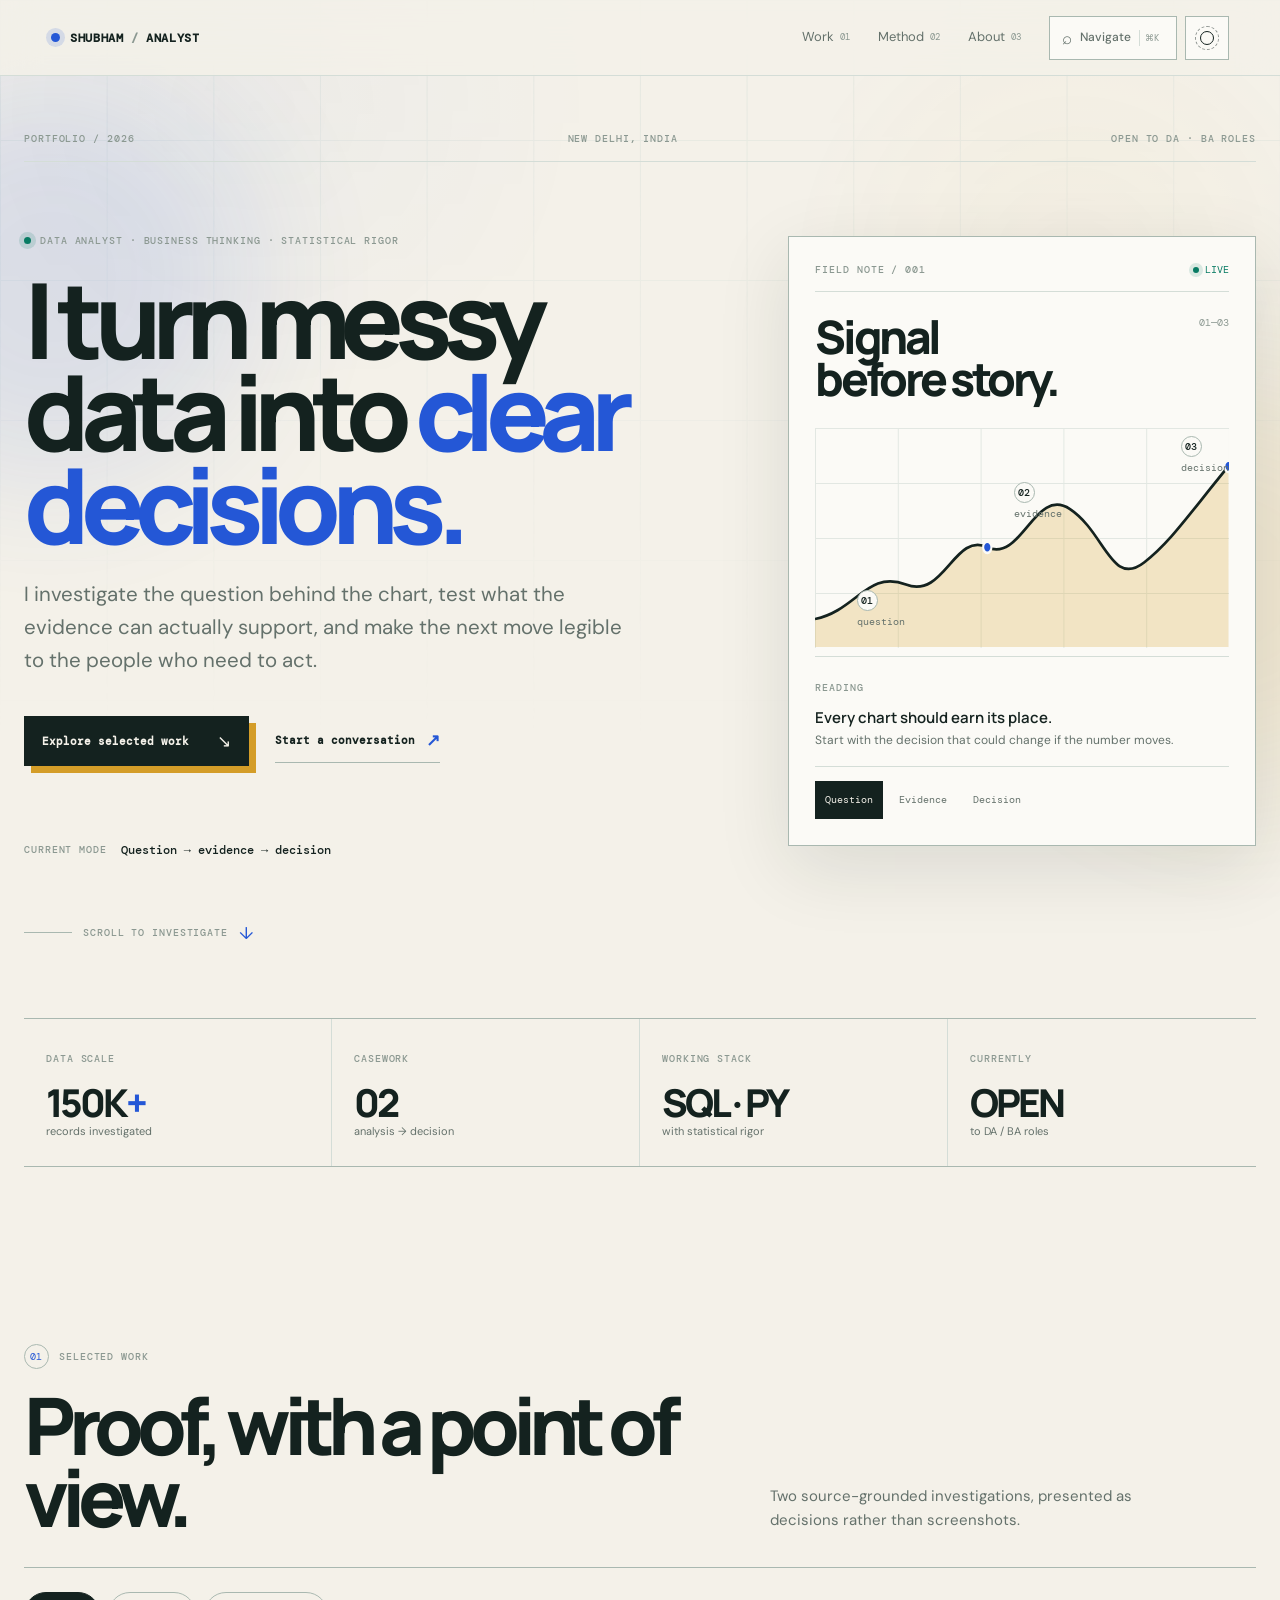
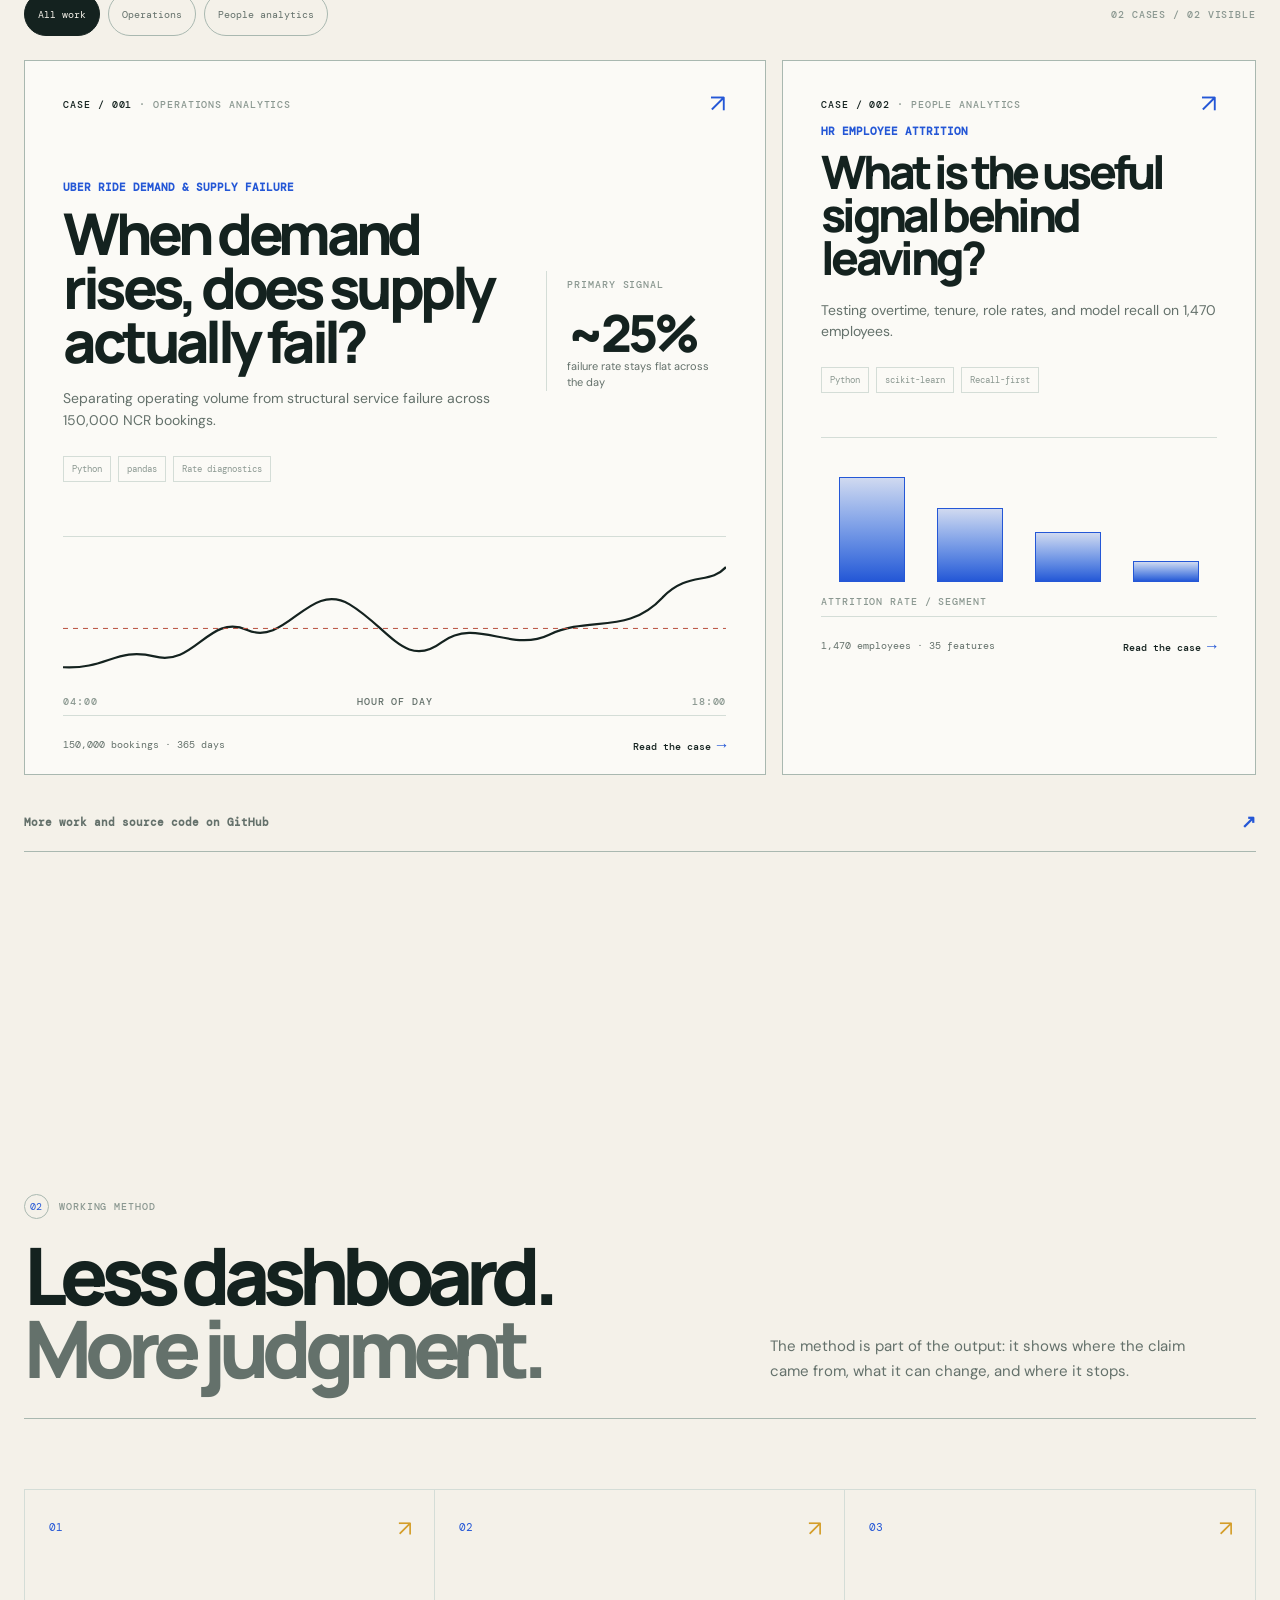
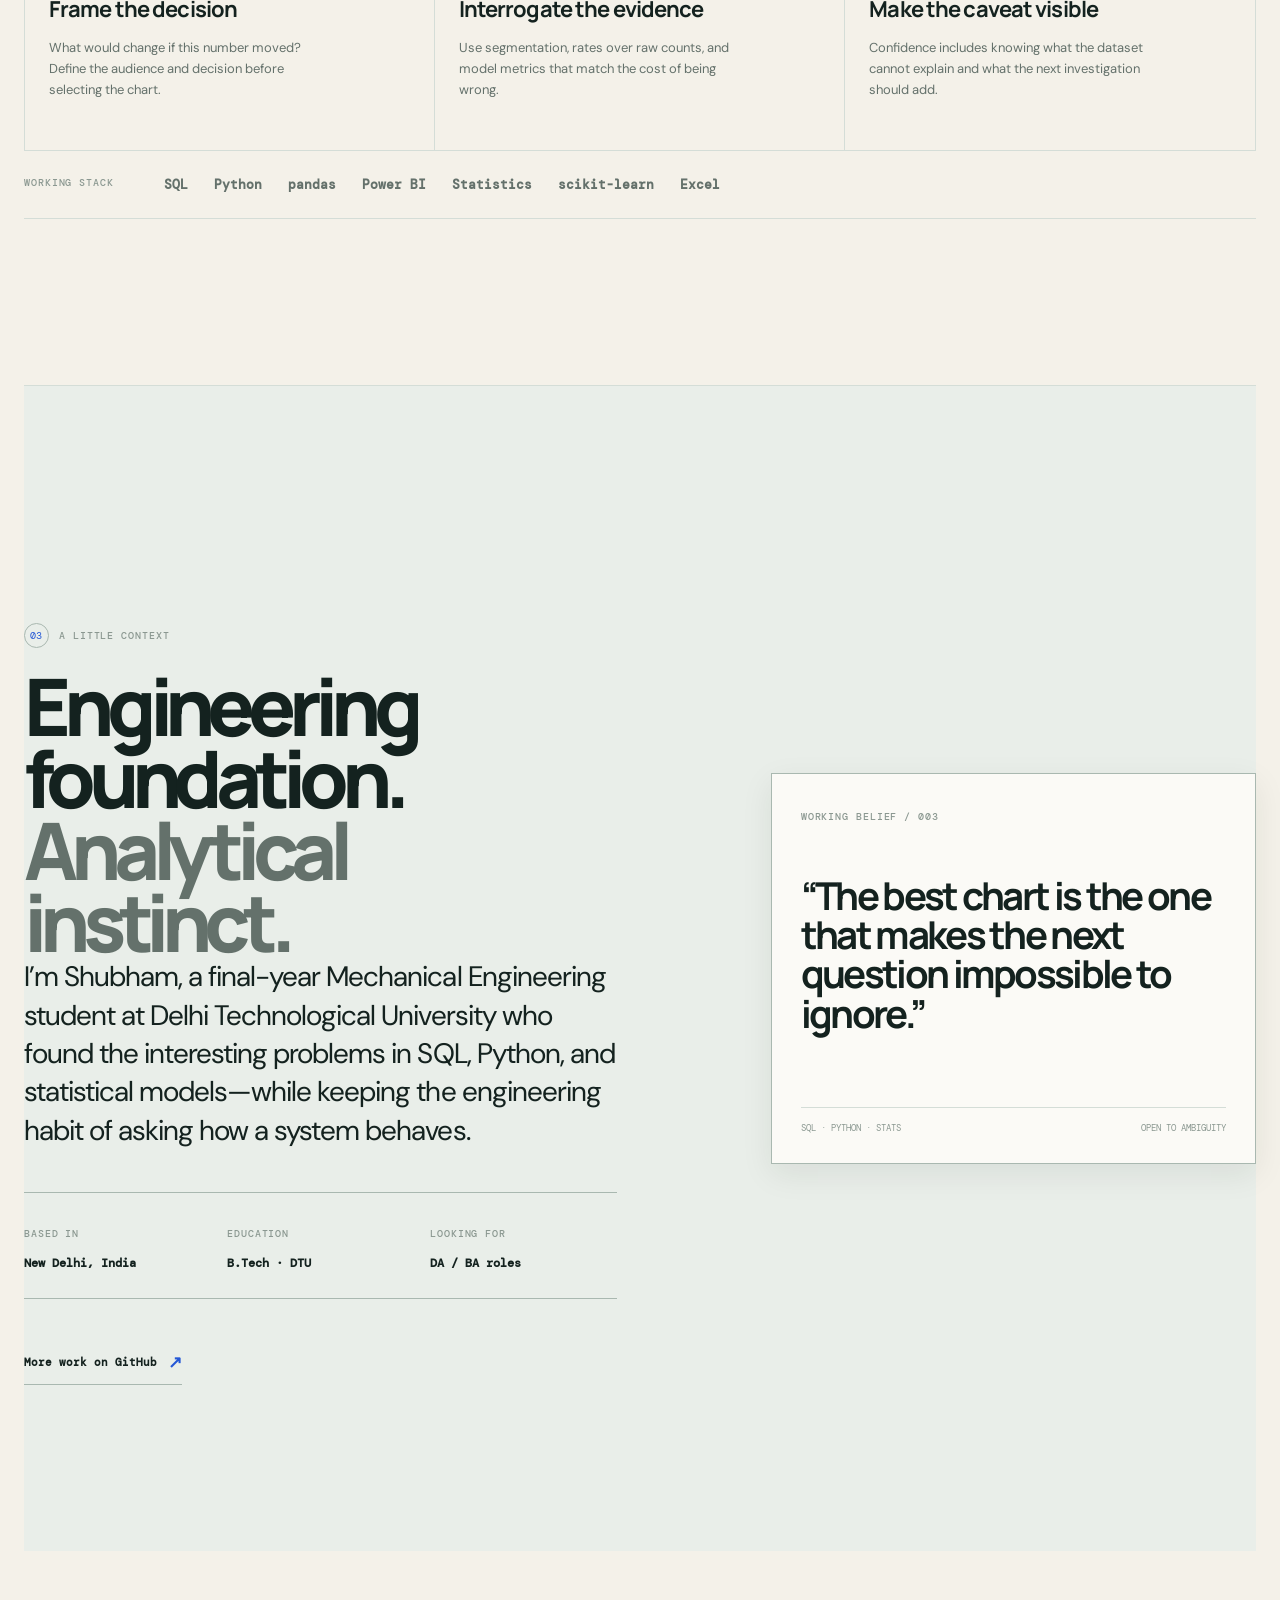
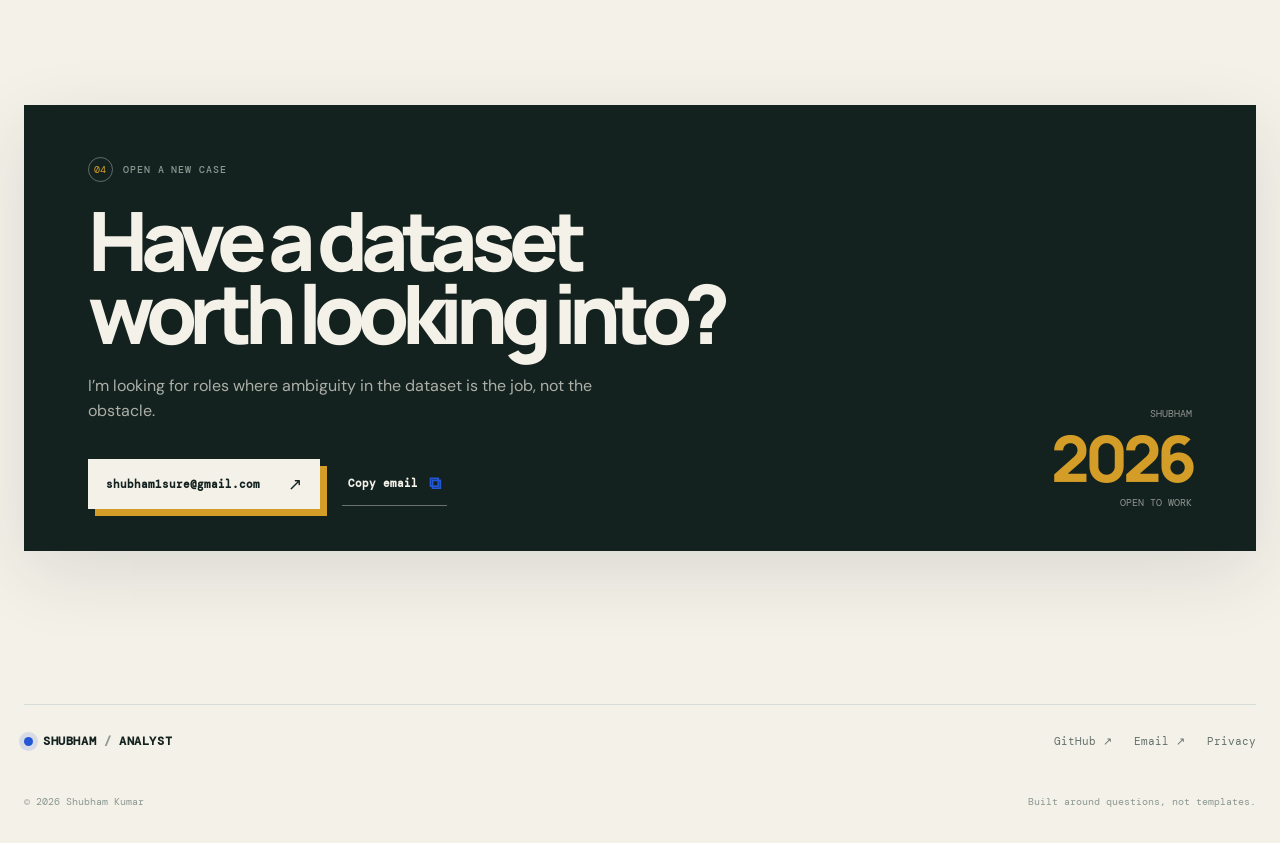
<file: index.html>
<!doctype html>
<html lang="en" data-theme="light">
<head>
  <meta charset="UTF-8">
  <meta name="viewport" content="width=device-width, initial-scale=1">
  <title>Shubham Kumar — Data & Business Analyst</title>
  <meta name="description" content="Shubham Kumar is a data and business analyst turning operational and people data into clear decisions, measurable questions, and honest next steps.">
  <link rel="canonical" href="https://nothing0g.github.io/analyst/">
  <meta name="theme-color" content="#f4f1e9">
  <meta property="og:type" content="website">
  <meta property="og:url" content="https://nothing0g.github.io/analyst/">
  <meta property="og:title" content="Shubham Kumar — Data & Business Analyst">
  <meta property="og:description" content="A decision-led analyst portfolio with source-grounded work in operations and people analytics.">
  <meta property="og:image" content="https://nothing0g.github.io/analyst/assets/og-card.svg">
  <meta property="og:image:alt" content="Shubham Kumar — Data and Business Analyst portfolio">
  <meta name="twitter:card" content="summary_large_image">
  <link rel="icon" href="assets/og-card.svg">
  <link rel="preconnect" href="https://fonts.googleapis.com">
  <link rel="preconnect" href="https://fonts.gstatic.com" crossorigin>
  <link href="https://fonts.googleapis.com/css2?family=DM+Mono:wght@400;500;600&family=DM+Sans:wght@400;500;600;700&family=Manrope:wght@500;600;700;800&display=swap" rel="stylesheet">
  <link rel="stylesheet" href="style.css">
  <script type="application/ld+json">
  {"@context":"https://schema.org","@graph":[{"@type":"Person","@id":"https://nothing0g.github.io/analyst/#person","name":"Shubham Kumar","url":"https://nothing0g.github.io/analyst/","jobTitle":"Data Analyst and Business Analyst","sameAs":["https://github.com/Nothing0g"]},{"@type":"WebSite","@id":"https://nothing0g.github.io/analyst/#website","url":"https://nothing0g.github.io/analyst/","name":"Shubham Kumar — Data & Business Analyst","about":{"@id":"https://nothing0g.github.io/analyst/#person"}}]}
  </script>
</head>
<body>
  <a class="skip-link" href="#main-content">Skip to main content</a>
  <div class="ambient-grid" aria-hidden="true"></div>
  <div class="ambient-glow ambient-glow-one" aria-hidden="true"></div>
  <div class="ambient-glow ambient-glow-two" aria-hidden="true"></div>
  <div class="cursor-dot" id="cursorDot" aria-hidden="true"></div>
  <div class="cursor-ring" id="cursorRing" aria-hidden="true"></div>
  <div class="cursor-label" id="cursorLabel" aria-hidden="true"></div>
  <div class="read-progress" aria-hidden="true"><span id="readProgress"></span></div>

  <header class="site-header" id="top">
    <a class="brand" href="#top" data-cursor="Home"><span class="brand-mark"></span><span>SHUBHAM <i>/</i> ANALYST</span></a>
    <nav class="primary-nav" aria-label="Primary navigation">
      <a href="#work" data-nav>Work <small>01</small></a>
      <a href="#method" data-nav>Method <small>02</small></a>
      <a href="#about" data-nav>About <small>03</small></a>
    </nav>
    <div class="header-actions">
      <button class="command-trigger" id="commandTrigger" type="button" aria-label="Open site navigation" data-cursor="Navigate"><span>⌕</span><b>Navigate</b><kbd>⌘K</kbd></button>
      <button class="theme-trigger" id="themeToggle" type="button" aria-label="Toggle color theme" data-cursor="Theme"><span class="theme-icon"></span></button>
      <button class="menu-trigger" id="menuToggle" type="button" aria-label="Open menu" aria-expanded="false"><i></i><i></i></button>
    </div>
  </header>

  <aside class="mobile-drawer" id="mobileMenu" aria-hidden="true">
    <div class="drawer-top"><span class="eyebrow">INDEX / NAVIGATION</span><button id="mobileClose" type="button">Close <span>×</span></button></div>
    <nav aria-label="Mobile navigation">
      <a href="#work" data-mobile-nav><small>01</small>Selected work<span>↘</span></a>
      <a href="#method" data-mobile-nav><small>02</small>Method<span>↘</span></a>
      <a href="#about" data-mobile-nav><small>03</small>About<span>↘</span></a>
      <a href="#contact" data-mobile-nav><small>04</small>Start a conversation<span>↘</span></a>
    </nav>
    <p>A decision-led analyst portfolio built around real questions, not decorative dashboards.</p>
  </aside>

  <main id="main-content" tabindex="-1">
    <section class="hero section-wrap" id="hero">
      <div class="hero-topline eyebrow"><span>PORTFOLIO / 2026</span><span>NEW DELHI, INDIA</span><span>OPEN TO DA · BA ROLES</span></div>
      <div class="hero-layout">
        <div class="hero-copy">
          <p class="eyebrow hero-kicker"><span class="status-dot"></span>Data analyst · business thinking · statistical rigor</p>
          <h1>I turn messy data into <em>clear decisions.</em></h1>
          <p class="hero-intro">I investigate the question behind the chart, test what the evidence can actually support, and make the next move legible to the people who need to act.</p>
          <div class="hero-actions">
            <a class="button button-primary" href="#work" data-cursor="Explore work"><span>Explore selected work</span><b>↘</b></a>
            <a class="text-action" href="mailto:shubham1sure@gmail.com" data-cursor="Email Shubham">Start a conversation <b>↗</b></a>
          </div>
          <div class="hero-note"><span class="eyebrow">CURRENT MODE</span><strong>Question → evidence → decision</strong></div>
        </div>
        <div class="hero-instrument interactive-surface" data-cursor="Inspect instrument">
          <div class="instrument-header"><span class="eyebrow">FIELD NOTE / 001</span><span class="live-state"><i></i>LIVE</span></div>
          <div class="instrument-title"><h2>Signal<br>before story.</h2><span>01—03</span></div>
          <div class="instrument-chart" aria-label="A three-stage analytical signal moving from question to evidence to decision">
            <div class="chart-grid" aria-hidden="true"></div>
            <svg viewBox="0 0 600 220" preserveAspectRatio="none" role="img" aria-label="Signal line with question, evidence, and decision markers">
              <defs><linearGradient id="instrumentArea" x1="0" y1="0" x2="0" y2="1"><stop offset="0" stop-color="currentColor" stop-opacity=".26"><![CDATA[]]></stop><stop offset="1" stop-color="currentColor" stop-opacity=".03"></stop></linearGradient></defs>
              <path class="instrument-area" d="M0 190 C60 181 76 137 132 153 C188 169 202 96 250 113 C300 130 319 47 370 72 C421 97 430 157 478 129 C516 107 540 80 600 26 L600 220 L0 220Z"></path>
              <path class="instrument-line" d="M0 190 C60 181 76 137 132 153 C188 169 202 96 250 113 C300 130 319 47 370 72 C421 97 430 157 478 129 C516 107 540 80 600 26"></path>
              <circle cx="250" cy="113" r="6"></circle><circle cx="600" cy="26" r="6"></circle>
            </svg>
            <span class="chart-label label-question"><b>01</b>question</span><span class="chart-label label-evidence"><b>02</b>evidence</span><span class="chart-label label-decision"><b>03</b>decision</span>
          </div>
          <div class="instrument-reading"><span class="eyebrow">READING</span><strong id="instrumentReading">Every chart should earn its place.</strong><p id="instrumentCopy">Start with the decision that could change if the number moves.</p></div>
          <div class="instrument-controls" role="group" aria-label="Change instrument reading">
            <button class="instrument-control active" type="button" data-lens="question" aria-pressed="true">Question</button>
            <button class="instrument-control" type="button" data-lens="evidence" aria-pressed="false">Evidence</button>
            <button class="instrument-control" type="button" data-lens="decision" aria-pressed="false">Decision</button>
          </div>
        </div>
      </div>
      <div class="hero-scroll"><span class="scroll-line"></span><span class="eyebrow">SCROLL TO INVESTIGATE</span><span>↓</span></div>
    </section>

    <section class="signal-band section-wrap" aria-label="Portfolio proof points">
      <div><span class="eyebrow">DATA SCALE</span><strong>150K<span>+</span></strong><p>records investigated</p></div>
      <div><span class="eyebrow">CASEWORK</span><strong>02</strong><p>analysis → decision</p></div>
      <div><span class="eyebrow">WORKING STACK</span><strong>SQL · PY</strong><p>with statistical rigor</p></div>
      <div><span class="eyebrow">CURRENTLY</span><strong>OPEN</strong><p>to DA / BA roles</p></div>
    </section>

    <section class="work section-wrap" id="work">
      <div class="section-heading"><div><p class="eyebrow section-kicker"><span>01</span> Selected work</p><h2>Proof, with a point of view.</h2></div><p class="section-deck">Two source-grounded investigations, presented as decisions rather than screenshots.</p></div>
      <div class="work-toolbar"><div class="filter-tabs" role="group" aria-label="Filter selected work"><button type="button" class="filter-tab active" data-filter="all" aria-pressed="true">All work</button><button type="button" class="filter-tab" data-filter="operations" aria-pressed="false">Operations</button><button type="button" class="filter-tab" data-filter="people" aria-pressed="false">People analytics</button></div><span class="eyebrow" id="resultCount">02 CASES / 02 VISIBLE</span></div>
      <div class="case-grid">
        <a class="case-card case-card-featured interactive-surface" data-case="operations" href="projects/uber-ride-demand/" data-route data-cursor="Open operations case">
          <div class="case-card-head"><span class="eyebrow"><b>CASE / 001</b> · OPERATIONS ANALYTICS</span><span class="case-arrow">↗</span></div>
          <div class="case-card-body"><div class="case-copy"><p class="case-label">Uber ride demand & supply failure</p><h3>When demand rises, does supply actually fail?</h3><p>Separating operating volume from structural service failure across 150,000 NCR bookings.</p><div class="case-tags"><span>Python</span><span>pandas</span><span>Rate diagnostics</span></div></div><div class="case-readout"><span class="eyebrow">PRIMARY SIGNAL</span><strong>~25%</strong><p>failure rate stays flat across the day</p></div></div>
          <div class="case-visual case-visual-line" aria-hidden="true"><svg viewBox="0 0 900 170" preserveAspectRatio="none"><path d="M0 142 C60 145 72 116 124 128 C179 142 198 72 250 94 C303 116 334 30 389 61 C442 91 465 145 514 110 C561 77 608 124 660 100 C716 75 766 101 814 52 C849 18 878 36 900 13"/><path class="case-threshold" d="M0 92 H900"/></svg><div class="visual-axis eyebrow"><span>04:00</span><i>hour of day</i><span>18:00</span></div></div>
          <div class="case-card-foot"><span>150,000 bookings · 365 days</span><b>Read the case <i>→</i></b></div>
        </a>
        <a class="case-card case-card-secondary interactive-surface" data-case="people" href="projects/hr-employee-attrition/" data-route data-cursor="Open people case">
          <div class="case-card-head"><span class="eyebrow"><b>CASE / 002</b> · PEOPLE ANALYTICS</span><span class="case-arrow">↗</span></div>
          <div class="case-copy"><p class="case-label">HR employee attrition</p><h3>What is the useful signal behind leaving?</h3><p>Testing overtime, tenure, role rates, and model recall on 1,470 employees.</p><div class="case-tags"><span>Python</span><span>scikit-learn</span><span>Recall-first</span></div></div>
          <div class="case-visual case-visual-bars" aria-hidden="true"><span style="--bar:88%"></span><span style="--bar:62%"></span><span style="--bar:42%"></span><span style="--bar:18%"></span><i class="eyebrow">ATTRITION RATE / SEGMENT</i></div>
          <div class="case-card-foot"><span>1,470 employees · 35 features</span><b>Read the case <i>→</i></b></div>
        </a>
      </div>
      <a class="section-link" href="https://github.com/Nothing0g" target="_blank" rel="noreferrer" data-cursor="Open GitHub"><span>More work and source code on GitHub</span><b>↗</b></a>
    </section>

    <section class="method section-wrap" id="method">
      <div class="section-heading"><div><p class="eyebrow section-kicker"><span>02</span> Working method</p><h2>Less dashboard.<br><em>More judgment.</em></h2></div><p class="section-deck">The method is part of the output: it shows where the claim came from, what it can change, and where it stops.</p></div>
      <div class="method-grid"><article class="method-card"><span class="method-number">01</span><div><h3>Frame the decision</h3><p>What would change if this number moved? Define the audience and decision before selecting the chart.</p></div><span class="method-arrow">↗</span></article><article class="method-card"><span class="method-number">02</span><div><h3>Interrogate the evidence</h3><p>Use segmentation, rates over raw counts, and model metrics that match the cost of being wrong.</p></div><span class="method-arrow">↗</span></article><article class="method-card"><span class="method-number">03</span><div><h3>Make the caveat visible</h3><p>Confidence includes knowing what the dataset cannot explain and what the next investigation should add.</p></div><span class="method-arrow">↗</span></article></div>
      <div class="tool-ribbon"><span class="eyebrow">WORKING STACK</span><div><b>SQL</b><b>Python</b><b>pandas</b><b>Power BI</b><b>Statistics</b><b>scikit-learn</b><b>Excel</b></div></div>
    </section>

    <section class="about section-wrap" id="about">
      <div class="about-copy"><p class="eyebrow section-kicker"><span>03</span> A little context</p><h2>Engineering foundation.<br><em>Analytical instinct.</em></h2><p class="about-lede">I’m Shubham, a final-year Mechanical Engineering student at Delhi Technological University who found the interesting problems in SQL, Python, and statistical models—while keeping the engineering habit of asking how a system behaves.</p><div class="about-facts"><div><span class="eyebrow">BASED IN</span><strong>New Delhi, India</strong></div><div><span class="eyebrow">EDUCATION</span><strong>B.Tech · DTU</strong></div><div><span class="eyebrow">LOOKING FOR</span><strong>DA / BA roles</strong></div></div><a class="text-action" href="https://github.com/Nothing0g" target="_blank" rel="noreferrer" data-cursor="Open GitHub">More work on GitHub <b>↗</b></a></div>
      <div class="about-side interactive-surface"><span class="eyebrow">WORKING BELIEF / 003</span><blockquote>“The best chart is the one that makes the next question impossible to ignore.”</blockquote><div class="about-side-foot"><span>SQL · PYTHON · STATS</span><span>OPEN TO AMBIGUITY</span></div></div>
    </section>

    <section class="contact section-wrap" id="contact"><div class="contact-panel"><div><p class="eyebrow section-kicker"><span>04</span> Open a new case</p><h2>Have a dataset<br>worth looking into?</h2><p>I’m looking for roles where ambiguity in the dataset is the job, not the obstacle.</p><div class="contact-actions"><a class="button button-primary" href="mailto:shubham1sure@gmail.com" data-cursor="Email Shubham"><span>shubham1sure@gmail.com</span><b>↗</b></a><button class="text-action copy-contact" type="button" data-copy="shubham1sure@gmail.com">Copy email <b>⧉</b></button></div></div><div class="contact-mark" aria-hidden="true"><span>SHUBHAM</span><strong>2026</strong><span>OPEN TO WORK</span></div></div></section>
  </main>

  <footer class="site-footer section-wrap"><div class="footer-main"><a class="brand" href="#top"><span class="brand-mark"></span><span>SHUBHAM <i>/</i> ANALYST</span></a><nav aria-label="Footer navigation"><a href="https://github.com/Nothing0g" target="_blank" rel="noreferrer">GitHub ↗</a><a href="mailto:shubham1sure@gmail.com">Email ↗</a><a href="privacy.html">Privacy</a></nav></div><div class="footer-bottom"><span>© 2026 Shubham Kumar</span><span>Built around questions, not templates.</span></div></footer>
  <div class="toast" id="toast" role="status" aria-live="polite"></div>
  <div class="command-overlay" id="commandOverlay" aria-hidden="true"><div class="command-panel" role="dialog" aria-modal="true" aria-labelledby="commandTitle"><div class="command-head"><span class="eyebrow" id="commandTitle">COMMAND / NAVIGATE</span><button id="commandClose" type="button">ESC</button></div><label class="sr-only" for="commandInput">Search site navigation</label><input id="commandInput" type="search" placeholder="Jump to a section or case…" autocomplete="off"><div class="command-results" id="commandResults"></div></div></div>
  <script src="script.js"></script>
</body>
</html>
</file>
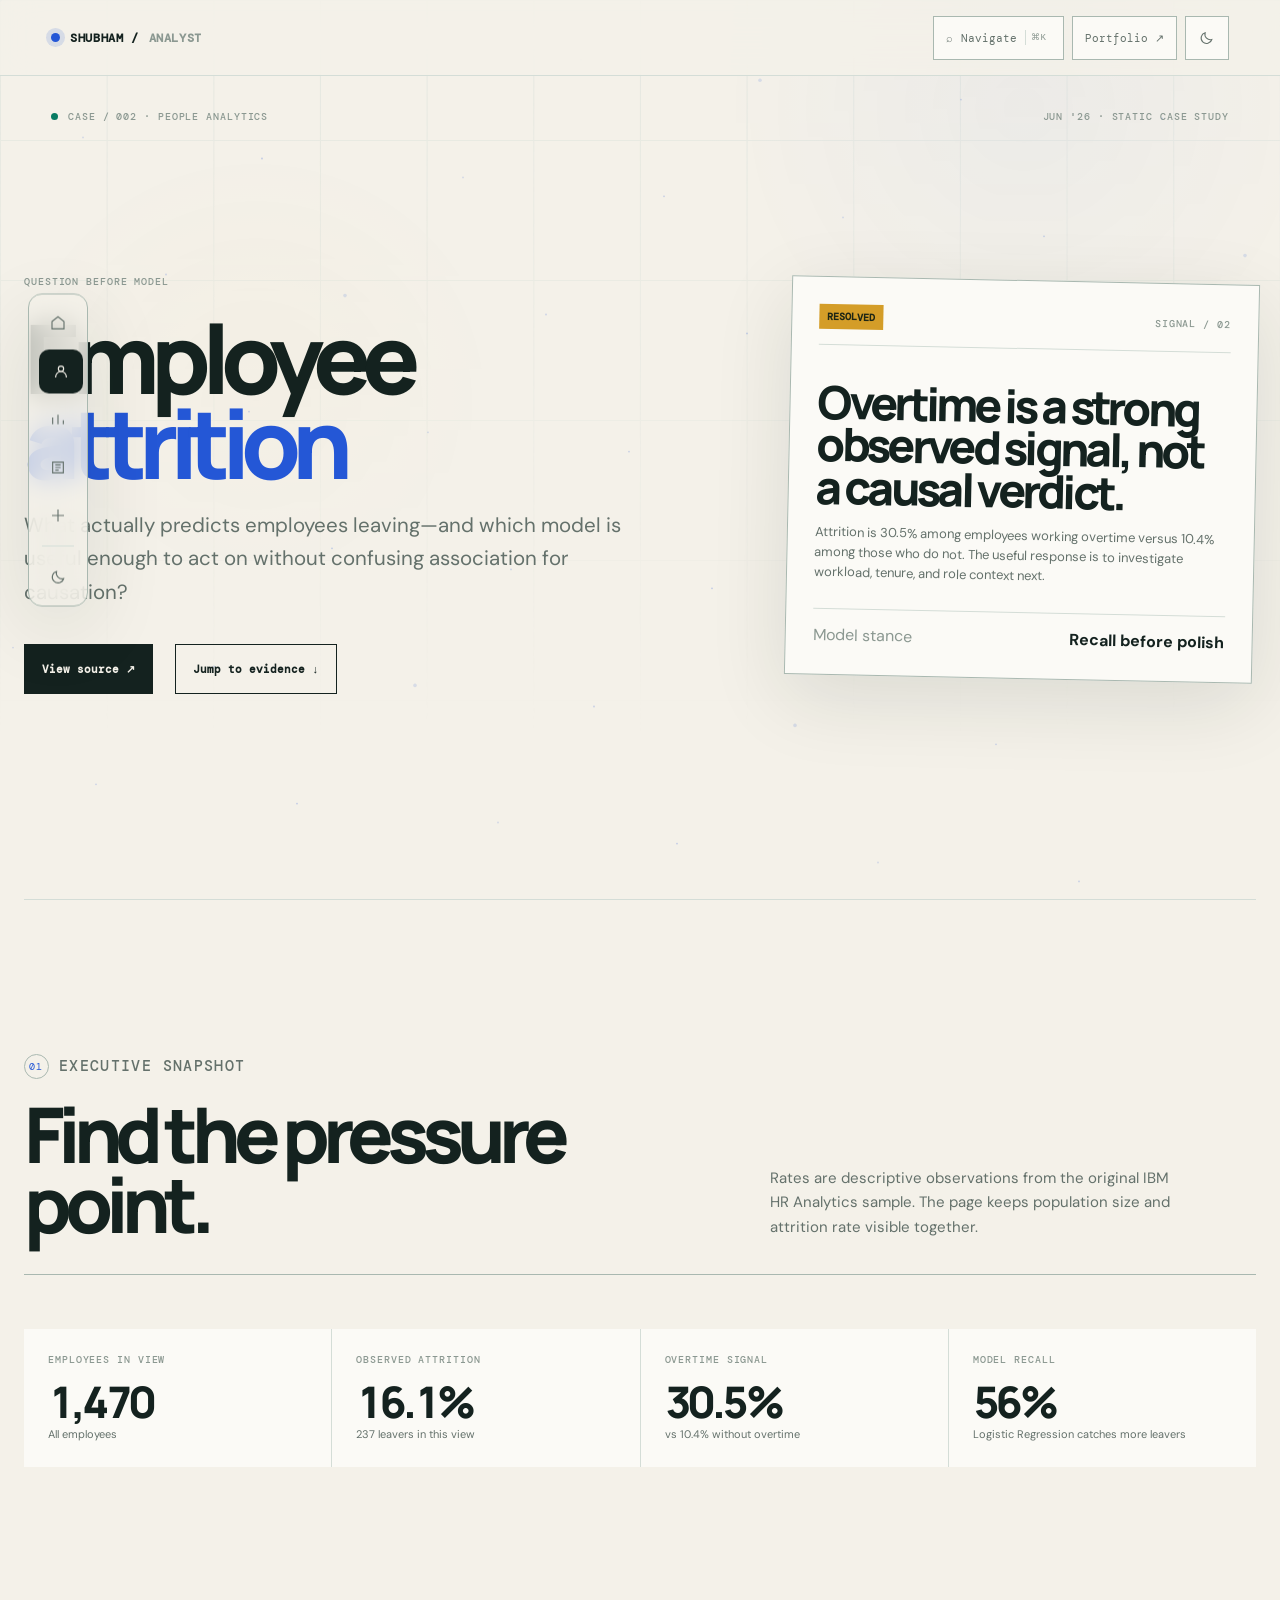
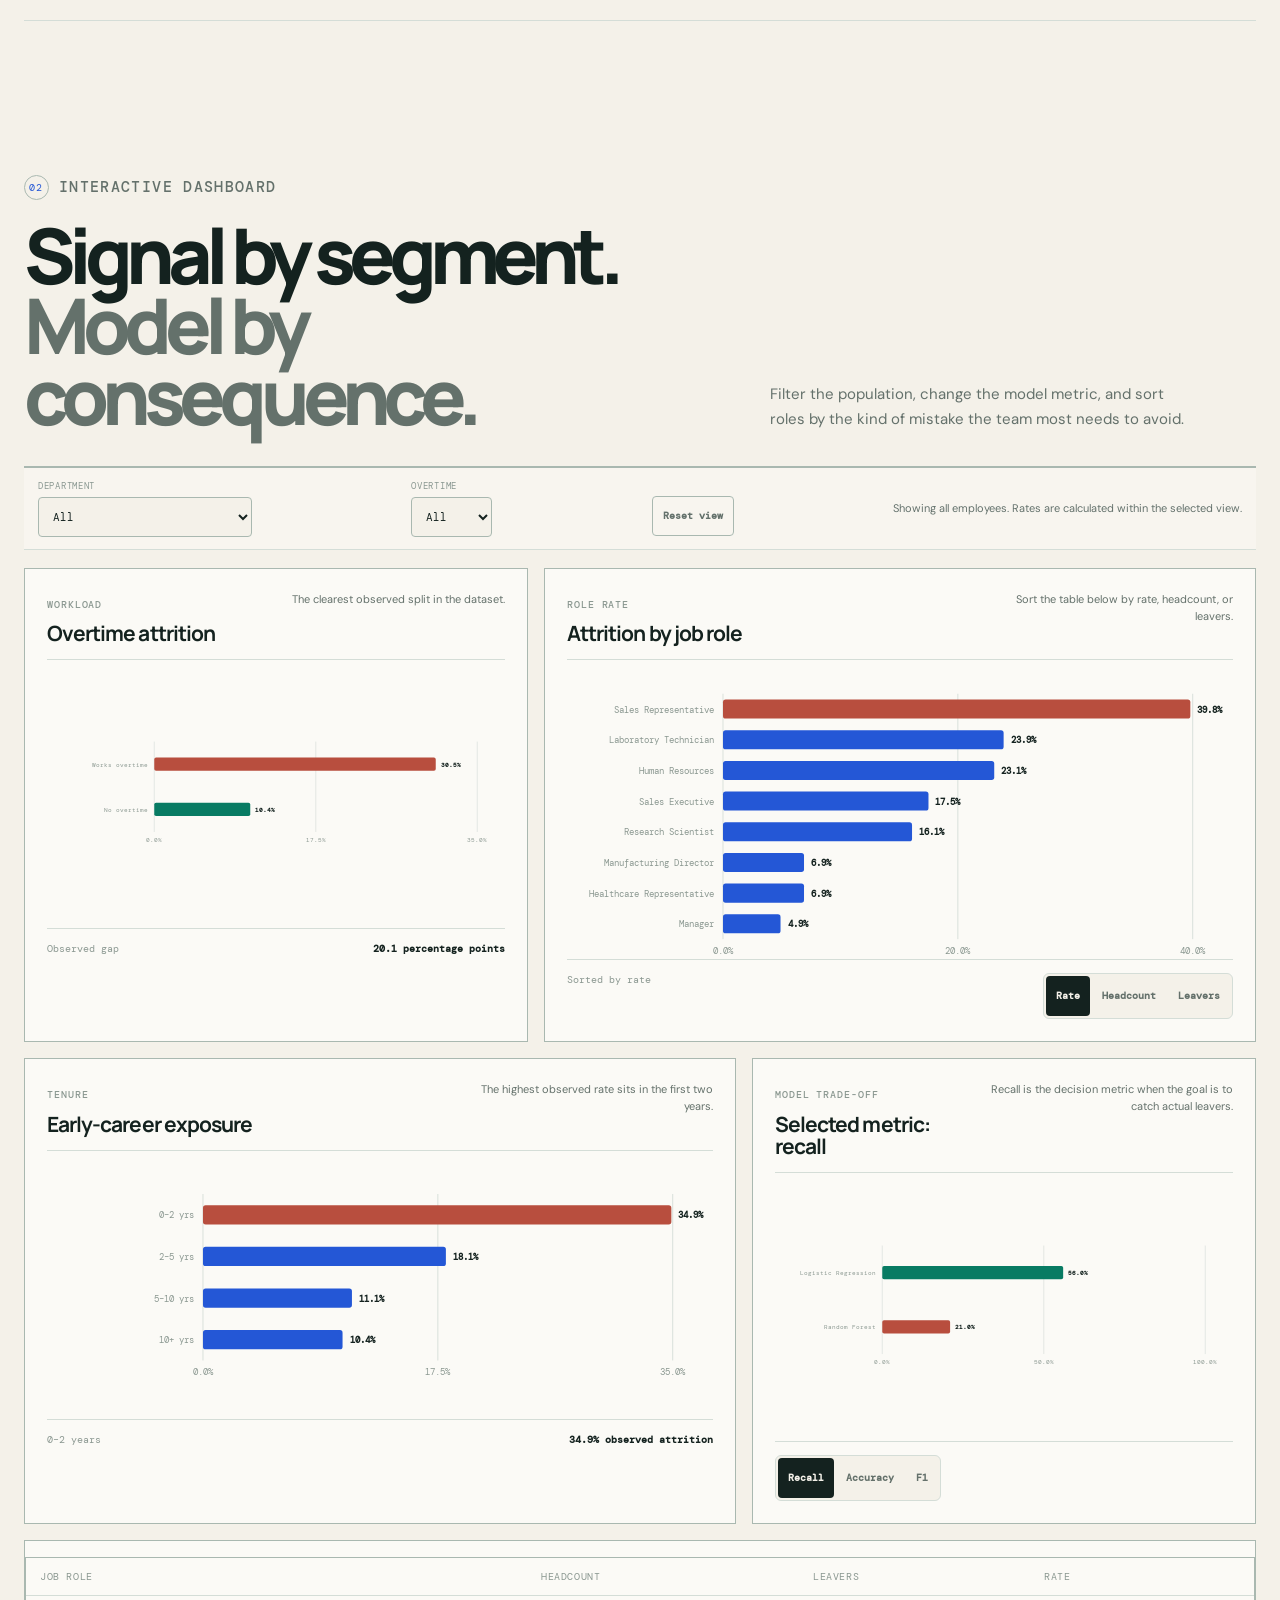
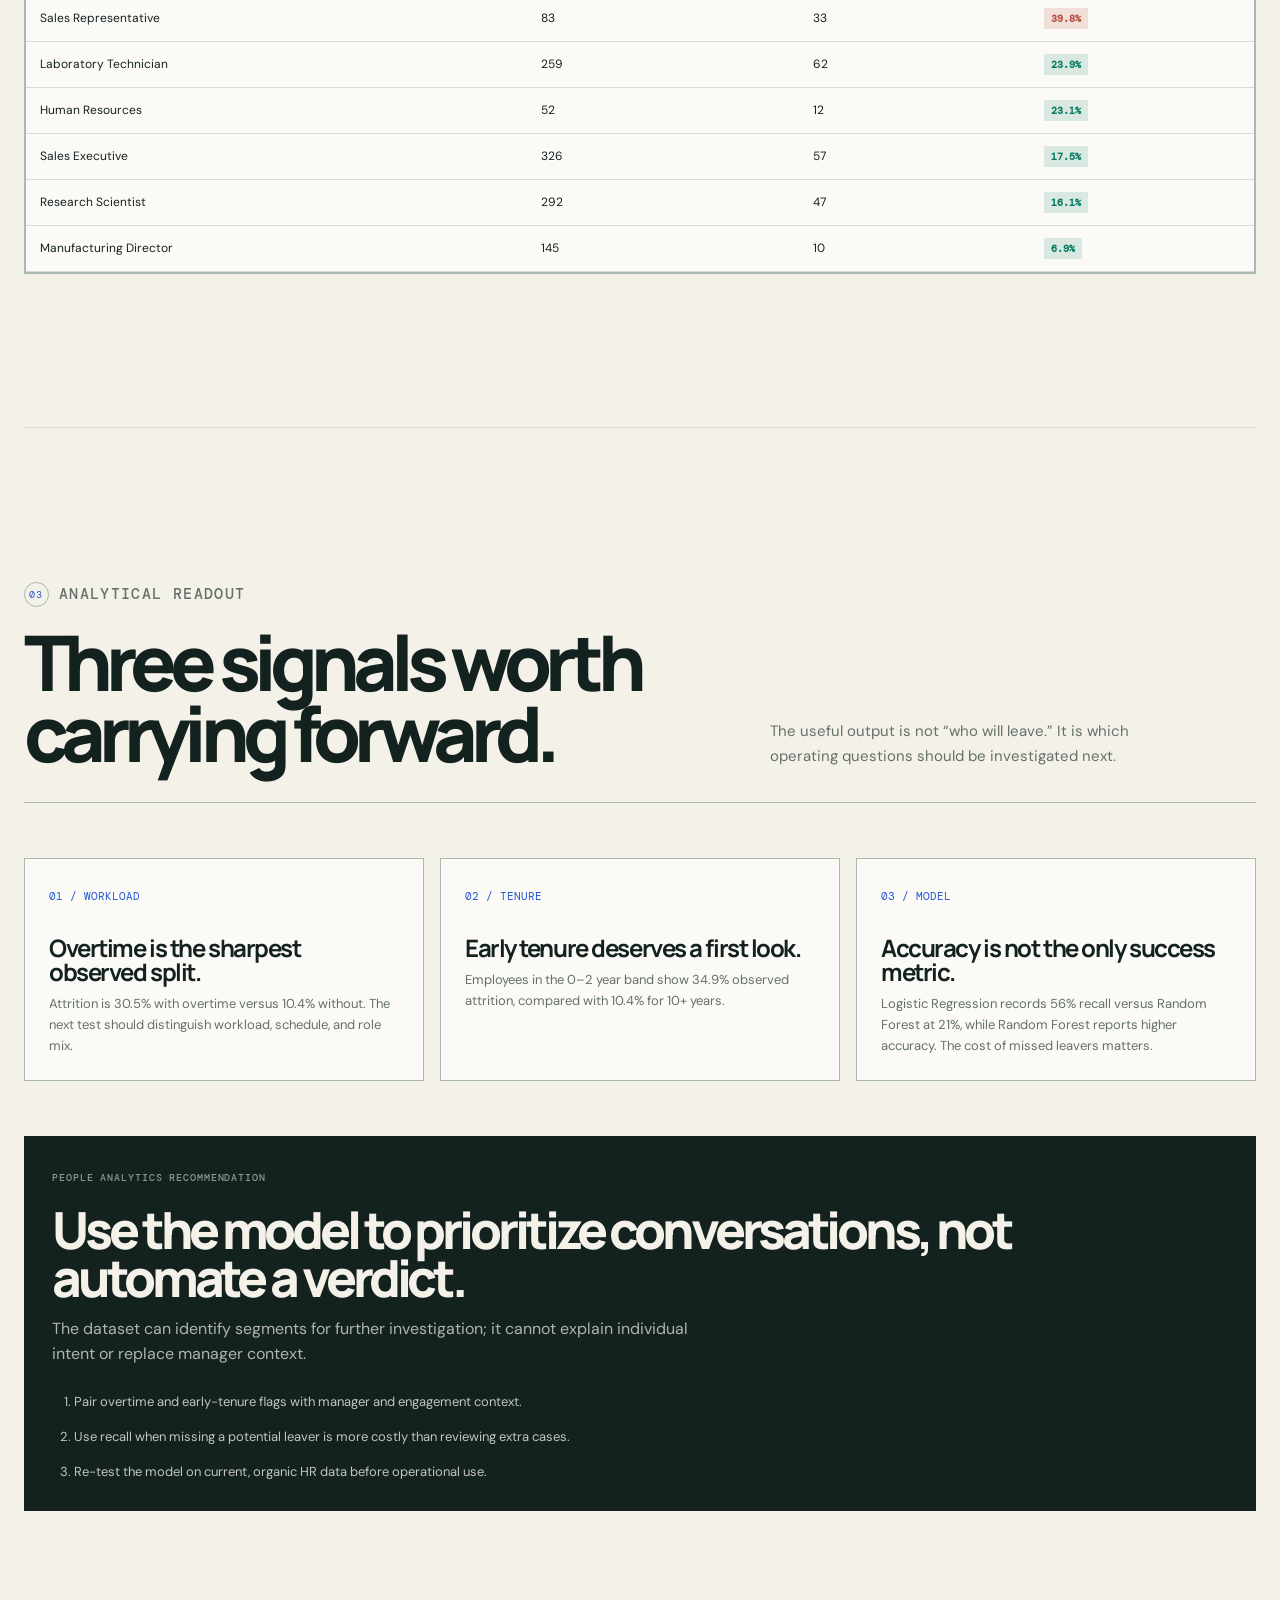
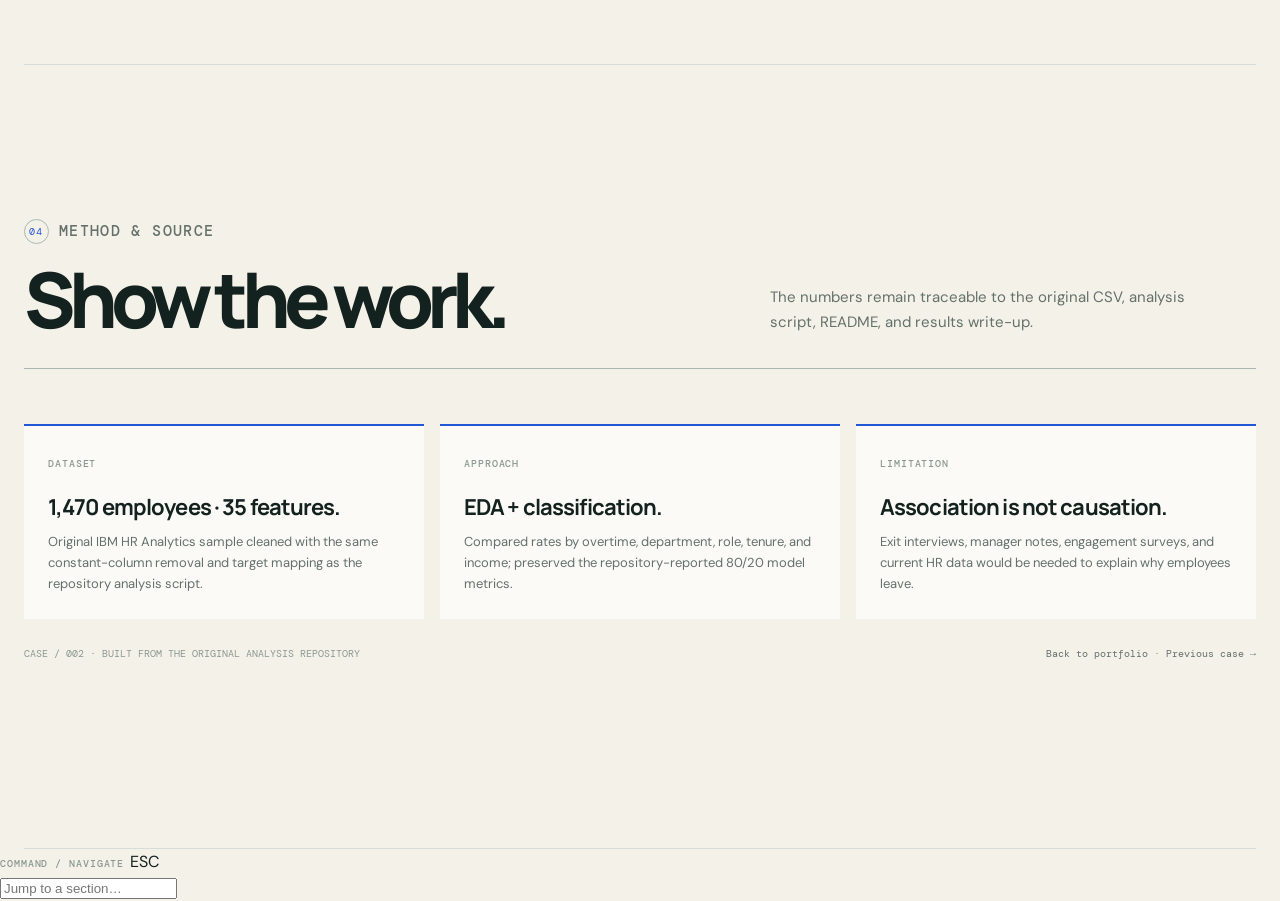
<file: projects/hr-employee-attrition/index.html>
<!doctype html>
<html lang="en" data-theme="light">
<head>
  <meta charset="UTF-8"><meta name="viewport" content="width=device-width, initial-scale=1">
  <title>HR Employee Attrition Analysis — Shubham Kumar</title>
  <meta name="description" content="A source-grounded people analytics case study on overtime, tenure, role attrition, and recall-first model evaluation.">
  <link rel="canonical" href="https://nothing0g.github.io/analyst/projects/hr-employee-attrition/">
  <meta property="og:type" content="article"><meta property="og:url" content="https://nothing0g.github.io/analyst/projects/hr-employee-attrition/"><meta property="og:title" content="HR Employee Attrition Analysis — Shubham Kumar"><meta property="og:description" content="A source-grounded people analytics case study on overtime, tenure, role attrition, and recall-first model evaluation."><meta property="og:image" content="https://nothing0g.github.io/analyst/assets/og-card.svg"><meta name="twitter:card" content="summary_large_image">
  <link rel="icon" href="../../assets/og-card.svg"><link rel="preconnect" href="https://fonts.googleapis.com"><link rel="preconnect" href="https://fonts.gstatic.com" crossorigin><link href="https://fonts.googleapis.com/css2?family=DM+Mono:wght@400;500;600&family=DM+Sans:wght@400;500;600;700&family=Manrope:wght@500;600;700;800&display=swap" rel="stylesheet"><link rel="stylesheet" href="../shared/report.css">
  <script type="application/ld+json">{"@context":"https://schema.org","@type":"CreativeWork","name":"HR Employee Attrition Analysis","url":"https://nothing0g.github.io/analyst/projects/hr-employee-attrition/","author":{"@type":"Person","name":"Shubham Kumar","url":"https://nothing0g.github.io/analyst/"},"isPartOf":{"@type":"WebSite","url":"https://nothing0g.github.io/analyst/"},"keywords":["HR analytics","attrition","overtime","logistic regression","random forest"]}</script>
</head>
<body data-report="hr">
  <a class="skip-link" href="#report">Skip to case study</a>
  <div class="grid-backdrop" aria-hidden="true"></div><canvas class="bg-interactive" id="bgCanvas" aria-hidden="true"></canvas><div class="cursor-dot" id="cursorDot" aria-hidden="true"></div><div class="cursor-follow" id="cursorFollow" aria-hidden="true"></div><div class="scroll-progress-track" aria-hidden="true"><div class="scroll-progress" id="scrollProgress"></div></div>
  <nav class="report-dock" aria-label="Case study sections"><div class="report-dock-inner"><a href="#report" class="report-dock-item active" data-report-nav data-cursor-text="Brief"><svg viewBox="0 0 24 24" fill="none" stroke="currentColor" stroke-width="1.7"><path d="M3 9l9-7 9 7v11H3z"/></svg><span class="report-dock-label">Brief</span></a><a href="#snapshot" class="report-dock-item" data-report-nav data-cursor-text="Snapshot"><svg viewBox="0 0 24 24" fill="none" stroke="currentColor" stroke-width="1.7"><circle cx="12" cy="8" r="4"/><path d="M4 21v-1a8 8 0 0116 0v1"/></svg><span class="report-dock-label">Snapshot</span></a><a href="#dashboard" class="report-dock-item" data-report-nav data-cursor-text="Dashboard"><svg viewBox="0 0 24 24" fill="none" stroke="currentColor" stroke-width="1.7"><path d="M4 19V9M12 19V5M20 19v-6"/></svg><span class="report-dock-label">Dashboard</span></a><a href="#insights" class="report-dock-item" data-report-nav data-cursor-text="Readout"><svg viewBox="0 0 24 24" fill="none" stroke="currentColor" stroke-width="1.7"><path d="M4 4h16v16H4zM8 8h8M8 12h8M8 16h5"/></svg><span class="report-dock-label">Readout</span></a><a href="#method" class="report-dock-item" data-report-nav data-cursor-text="Method"><svg viewBox="0 0 24 24" fill="none" stroke="currentColor" stroke-width="1.7"><path d="M12 3v18M3 12h18"/></svg><span class="report-dock-label">Method</span></a><div class="report-dock-divider"></div><button class="report-dock-item" id="dockThemeBtn" type="button" aria-label="Toggle color theme" data-cursor-text="Theme"><svg id="dockThemeIcon" viewBox="0 0 24 24" fill="none" stroke="currentColor" stroke-width="1.7"></svg><span class="report-dock-label">Theme</span></button></div></nav>
  <header class="report-topbar"><a class="report-brand" href="../../index.html" data-transition data-cursor-text="Portfolio"><i></i> SHUBHAM / <em>ANALYST</em></a><div class="report-top-actions"><button class="report-search" id="reportSearch" type="button" data-cursor-text="Navigate">⌕ <span>Navigate</span><kbd>⌘K</kbd></button><a class="report-back" href="../../index.html" data-transition>Portfolio ↗</a><button class="report-theme" id="reportThemeToggle" type="button" aria-label="Toggle color theme" data-cursor-text="Theme"><svg id="reportThemeIcon" viewBox="0 0 24 24" fill="none" stroke="currentColor" stroke-width="1.7"></svg></button></div></header>

  <main class="report-page" id="report" tabindex="-1">
    <section class="report-hero"><div class="report-hero-meta eyebrow"><span class="report-code">CASE / 002 · PEOPLE ANALYTICS</span><span>JUN '26 · STATIC CASE STUDY</span></div><div><p class="eyebrow">QUESTION BEFORE MODEL</p><h1>Employee<br><em>attrition</em></h1><p class="report-lede">What actually predicts employees leaving—and which model is useful enough to act on without confusing association for causation?</p><div class="report-actions"><a class="report-btn" href="https://github.com/Nothing0g/hr_employee_attrition_analysis" target="_blank" rel="noreferrer" data-cursor-text="View source">View source ↗</a><a class="report-btn secondary" href="#dashboard">Jump to evidence ↓</a></div></div><aside class="report-signal"><div class="report-signal-top"><span class="report-status">RESOLVED</span><span class="eyebrow">SIGNAL / 02</span></div><h2>Overtime is a strong observed signal, not a causal verdict.</h2><p>Attrition is 30.5% among employees working overtime versus 10.4% among those who do not. The useful response is to investigate workload, tenure, and role context next.</p><div class="report-signal-foot"><span>Model stance</span><strong>Recall before polish</strong></div></aside></section>

    <section class="report-section" id="snapshot"><div class="section-heading"><div><p class="eyebrow section-kicker"><span>01</span> Executive snapshot</p><h2>Find the pressure point.</h2></div><p>Rates are descriptive observations from the original IBM HR Analytics sample. The page keeps population size and attrition rate visible together.</p></div><div id="metricGrid" class="metric-grid"></div></section>

    <section class="report-section" id="dashboard"><div class="section-heading"><div><p class="eyebrow section-kicker"><span>02</span> Interactive dashboard</p><h2>Signal by segment.<br><em>Model by consequence.</em></h2></div><p>Filter the population, change the model metric, and sort roles by the kind of mistake the team most needs to avoid.</p></div><div class="filter-bar"><div class="filter-field"><label for="departmentFilter">Department</label><select id="departmentFilter"><option>All</option><option>Sales</option><option>Human Resources</option><option>Research & Development</option></select></div><div class="filter-field"><label for="overtimeFilter">Overtime</label><select id="overtimeFilter"><option>All</option><option>Yes</option><option>No</option></select></div><button class="filter-reset" id="resetFilters" type="button">Reset view</button><p class="control-summary" id="hrFilterSummary">Showing all employees. Rates are calculated within the selected view.</p></div><div class="chart-grid"><article class="chart-card span-5"><div class="chart-card-head"><div><span class="eyebrow">WORKLOAD</span><h3>Overtime attrition</h3></div><p class="chart-card-note">The clearest observed split in the dataset.</p></div><div class="chart-stage" id="overtimeChart"></div><div class="chart-footer"><span>Observed gap</span><strong>20.1 percentage points</strong></div></article><article class="chart-card span-7"><div class="chart-card-head"><div><span class="eyebrow">ROLE RATE</span><h3>Attrition by job role</h3></div><p class="chart-card-note">Sort the table below by rate, headcount, or leavers.</p></div><div class="chart-stage" id="roleChart"></div><div class="chart-footer"><span id="roleSortLegend">Sorted by rate</span><div class="segmented-control compact" role="group" aria-label="Sort role chart and table"><button class="segment-btn active" type="button" data-role-sort="rate" aria-pressed="true">Rate</button><button class="segment-btn" type="button" data-role-sort="headcount" aria-pressed="false">Headcount</button><button class="segment-btn" type="button" data-role-sort="leavers" aria-pressed="false">Leavers</button></div></div></article><article class="chart-card span-7"><div class="chart-card-head"><div><span class="eyebrow">TENURE</span><h3>Early-career exposure</h3></div><p class="chart-card-note">The highest observed rate sits in the first two years.</p></div><div class="chart-stage" id="tenureChart"></div><div class="chart-footer"><span>0–2 years</span><strong>34.9% observed attrition</strong></div></article><article class="chart-card span-5"><div class="chart-card-head"><div><span class="eyebrow">MODEL TRADE-OFF</span><h3 id="modelMetricLegend">Selected metric: recall</h3></div><p class="chart-card-note" id="modelMetricSummary">Recall is the decision metric when the goal is to catch actual leavers.</p></div><div class="chart-stage" id="modelChart"></div><div class="chart-footer"><div class="segmented-control compact" role="group" aria-label="Focus model metric"><button class="segment-btn active" type="button" data-model-metric="recall" aria-pressed="true">Recall</button><button class="segment-btn" type="button" data-model-metric="accuracy" aria-pressed="false">Accuracy</button><button class="segment-btn" type="button" data-model-metric="f1" aria-pressed="false">F1</button></div></div></article></div><div class="table-wrap" id="roleTable" aria-label="Filtered role attrition table"></div></section>

    <section class="report-section" id="insights"><div class="section-heading"><div><p class="eyebrow section-kicker"><span>03</span> Analytical readout</p><h2>Three signals worth carrying forward.</h2></div><p>The useful output is not “who will leave.” It is which operating questions should be investigated next.</p></div><div class="readout-grid"><article class="readout-card"><span class="insight-index">01 / WORKLOAD</span><h3>Overtime is the sharpest observed split.</h3><p>Attrition is 30.5% with overtime versus 10.4% without. The next test should distinguish workload, schedule, and role mix.</p></article><article class="readout-card"><span class="insight-index">02 / TENURE</span><h3>Early tenure deserves a first look.</h3><p>Employees in the 0–2 year band show 34.9% observed attrition, compared with 10.4% for 10+ years.</p></article><article class="readout-card"><span class="insight-index">03 / MODEL</span><h3>Accuracy is not the only success metric.</h3><p>Logistic Regression records 56% recall versus Random Forest at 21%, while Random Forest reports higher accuracy. The cost of missed leavers matters.</p></article></div><div class="recommendation"><span class="eyebrow">PEOPLE ANALYTICS RECOMMENDATION</span><h3>Use the model to prioritize conversations, not automate a verdict.</h3><p>The dataset can identify segments for further investigation; it cannot explain individual intent or replace manager context.</p><ol><li>Pair overtime and early-tenure flags with manager and engagement context.</li><li>Use recall when missing a potential leaver is more costly than reviewing extra cases.</li><li>Re-test the model on current, organic HR data before operational use.</li></ol></div></section>

    <section class="report-section" id="method"><div class="section-heading"><div><p class="eyebrow section-kicker"><span>04</span> Method & source</p><h2>Show the work.</h2></div><p>The numbers remain traceable to the original CSV, analysis script, README, and results write-up.</p></div><div class="method-grid"><article class="method-card"><span class="eyebrow">DATASET</span><h3>1,470 employees · 35 features.</h3><p>Original IBM HR Analytics sample cleaned with the same constant-column removal and target mapping as the repository analysis script.</p></article><article class="method-card"><span class="eyebrow">APPROACH</span><h3>EDA + classification.</h3><p>Compared rates by overtime, department, role, tenure, and income; preserved the repository-reported 80/20 model metrics.</p></article><article class="method-card"><span class="eyebrow">LIMITATION</span><h3>Association is not causation.</h3><p>Exit interviews, manager notes, engagement surveys, and current HR data would be needed to explain why employees leave.</p></article></div><div class="report-footer"><span>CASE / 002 · BUILT FROM THE ORIGINAL ANALYSIS REPOSITORY</span><span><a href="../../index.html" data-transition>Back to portfolio</a> · <a href="../uber-ride-demand/">Previous case →</a></span></div></section>
  </main>

  <div class="command-overlay" id="commandOverlay" aria-hidden="true"><div class="command-panel" role="dialog" aria-modal="true" aria-labelledby="commandTitle"><div class="command-head"><span class="eyebrow" id="commandTitle">COMMAND / NAVIGATE</span><button id="commandClose" type="button">ESC</button></div><label class="sr-only" for="commandInput">Search case navigation</label><input id="commandInput" type="search" placeholder="Jump to a section…" autocomplete="off"><div class="command-results" id="commandResults"></div></div></div>
  <script>window.REPORT_TYPE='hr';</script><script src="../shared/hr-data.js"></script><script src="../shared/report-shell.js"></script><script src="../shared/report.js"></script>
</body>
</html>
</file>
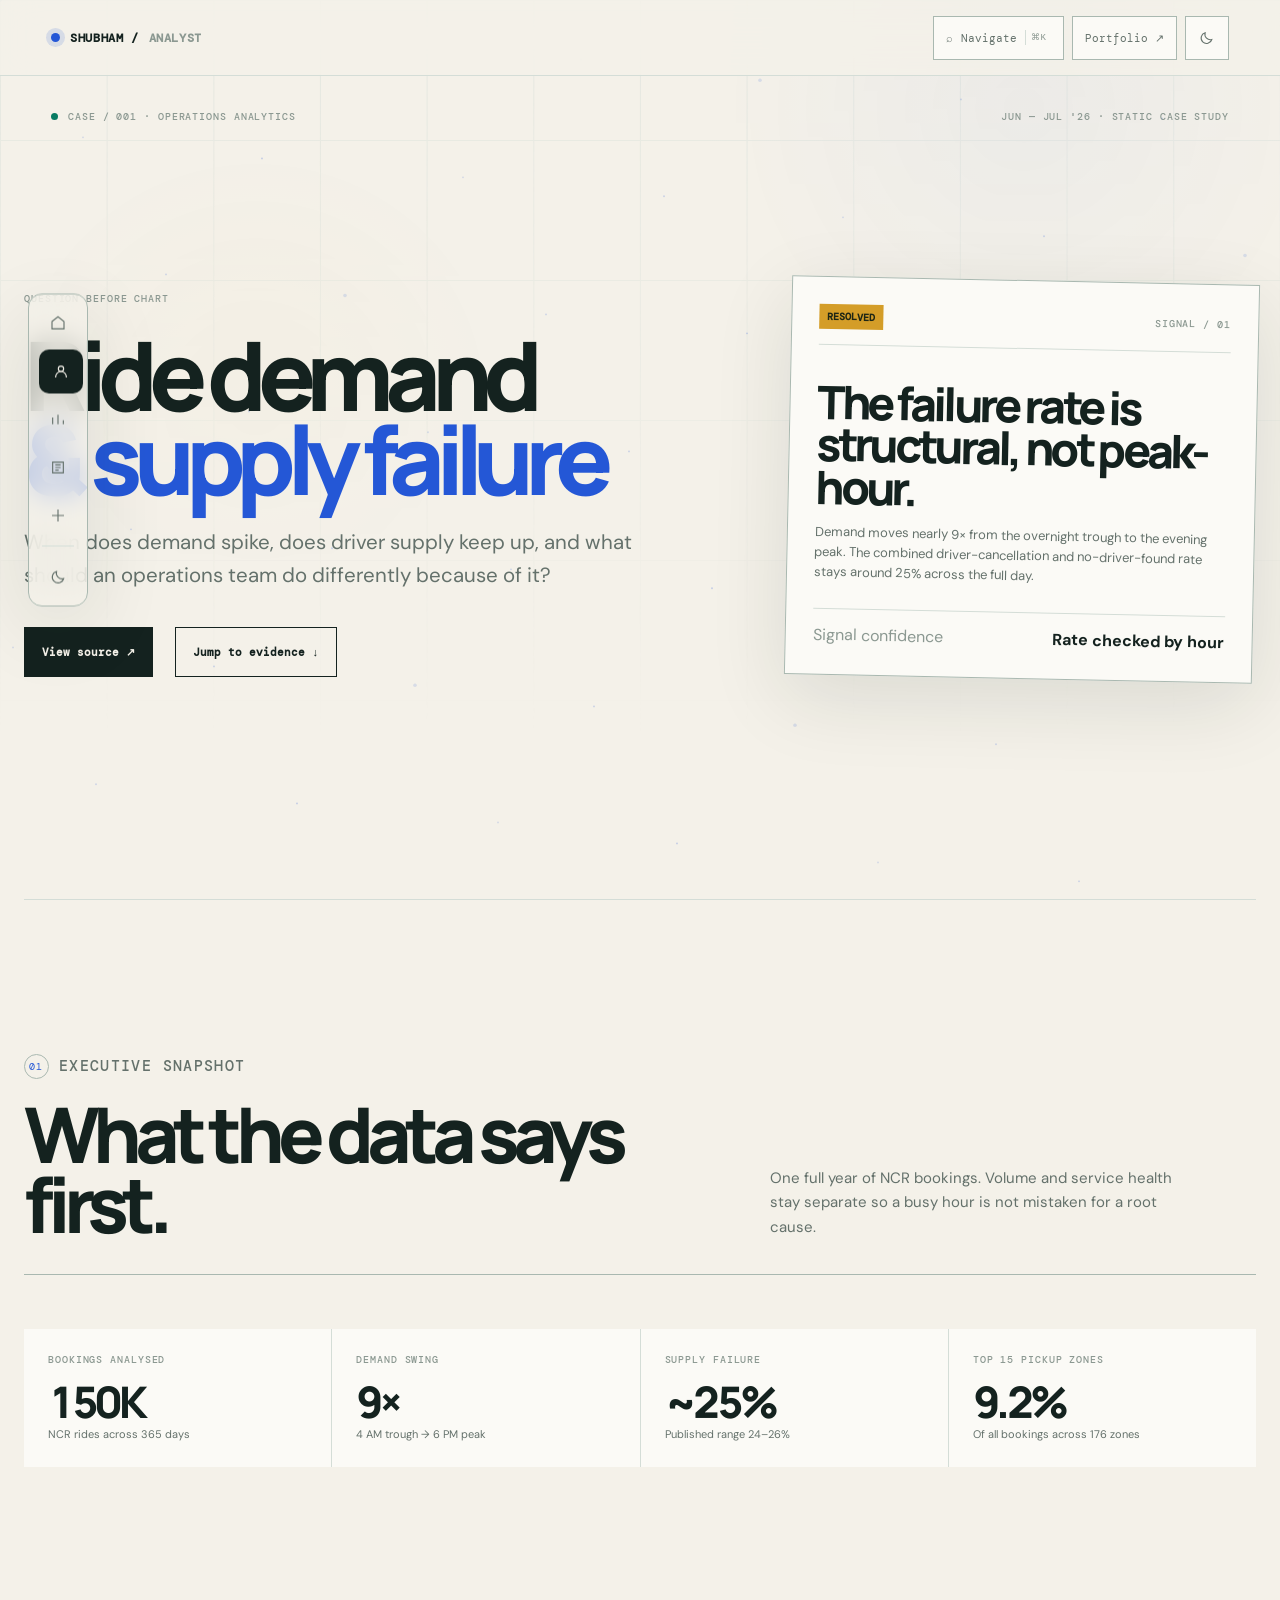
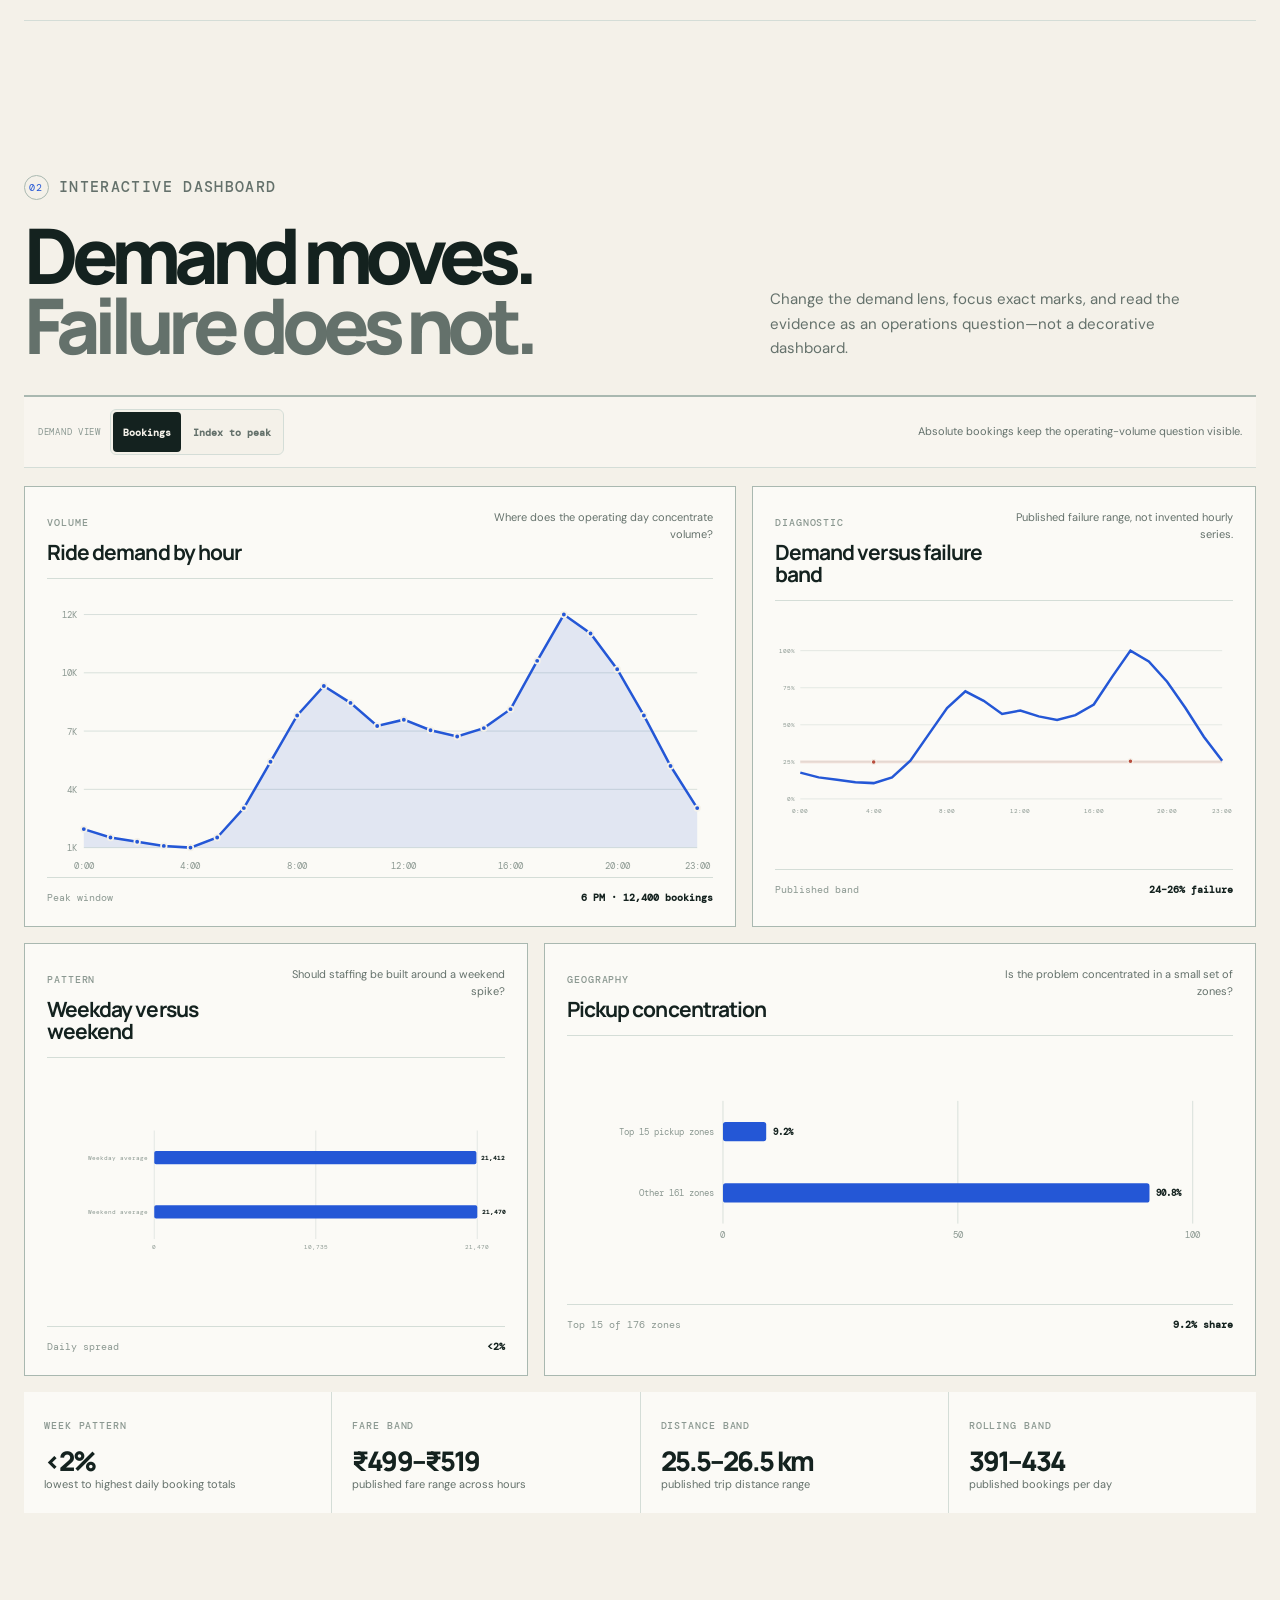
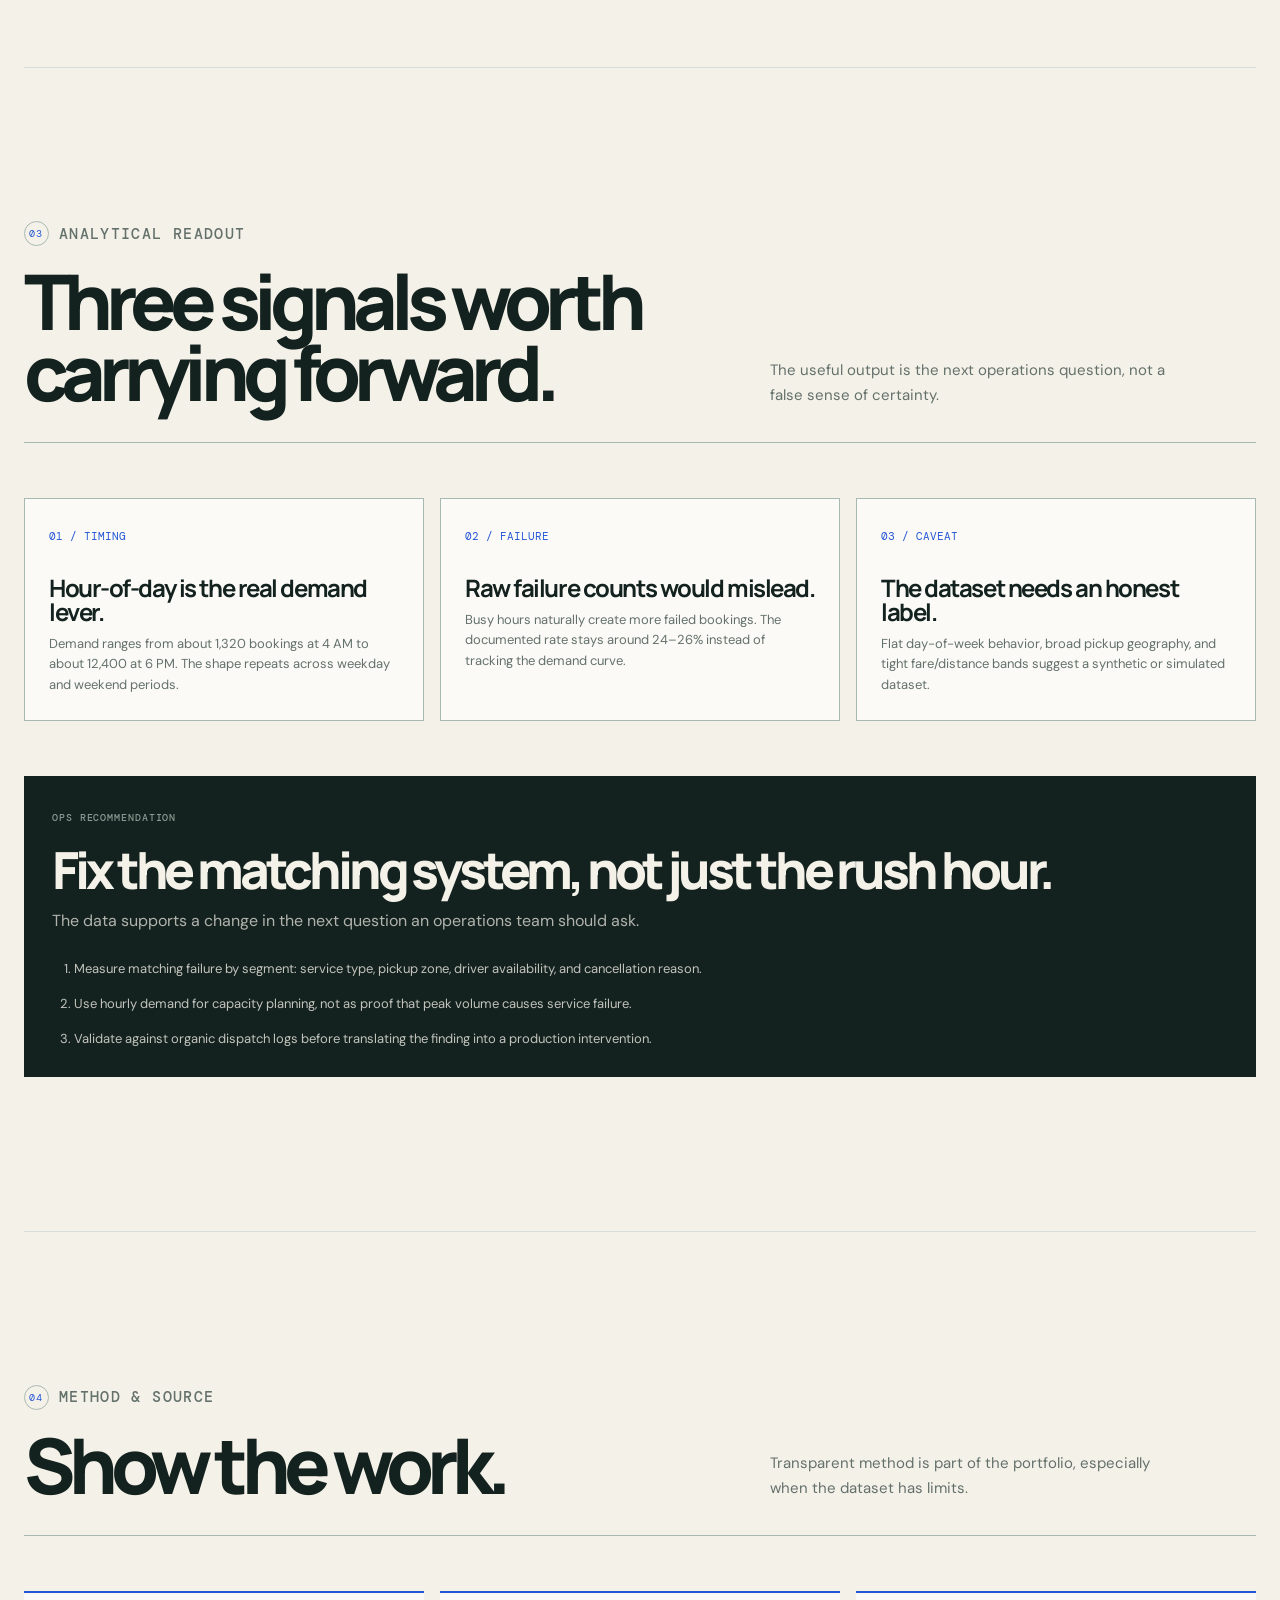
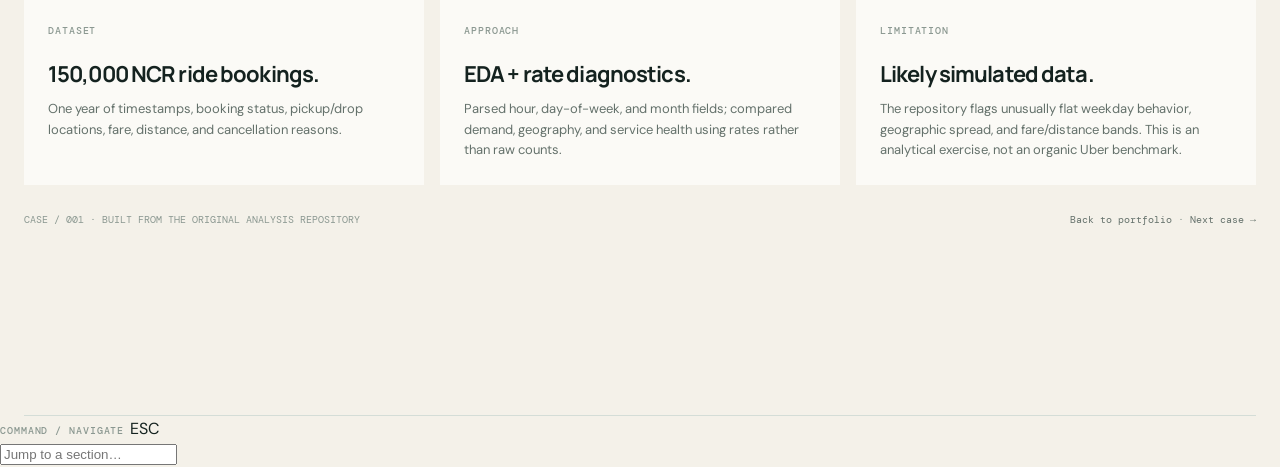
<file: projects/uber-ride-demand/index.html>
<!doctype html>
<html lang="en" data-theme="light">
<head>
  <meta charset="UTF-8"><meta name="viewport" content="width=device-width, initial-scale=1">
  <title>Uber Ride Demand & Supply Failure — Shubham Kumar</title>
  <meta name="description" content="A source-grounded operations analytics case study separating hourly ride demand from structural supply failure.">
  <link rel="canonical" href="https://nothing0g.github.io/analyst/projects/uber-ride-demand/">
  <meta property="og:type" content="article"><meta property="og:url" content="https://nothing0g.github.io/analyst/projects/uber-ride-demand/"><meta property="og:title" content="Uber Ride Demand & Supply Failure — Shubham Kumar"><meta property="og:description" content="A source-grounded operations analytics case study separating hourly ride demand from structural supply failure."><meta property="og:image" content="https://nothing0g.github.io/analyst/assets/og-card.svg"><meta name="twitter:card" content="summary_large_image">
  <link rel="icon" href="../../assets/og-card.svg"><link rel="preconnect" href="https://fonts.googleapis.com"><link rel="preconnect" href="https://fonts.gstatic.com" crossorigin><link href="https://fonts.googleapis.com/css2?family=DM+Mono:wght@400;500;600&family=DM+Sans:wght@400;500;600;700&family=Manrope:wght@500;600;700;800&display=swap" rel="stylesheet"><link rel="stylesheet" href="../shared/report.css">
  <script type="application/ld+json">{"@context":"https://schema.org","@type":"CreativeWork","name":"Uber Ride Demand & Supply-Failure Analysis","url":"https://nothing0g.github.io/analyst/projects/uber-ride-demand/","author":{"@type":"Person","name":"Shubham Kumar","url":"https://nothing0g.github.io/analyst/"},"isPartOf":{"@type":"WebSite","url":"https://nothing0g.github.io/analyst/"},"keywords":["ride demand","operations analytics","supply failure","Python","pandas"]}</script>
</head>
<body data-report="uber">
  <a class="skip-link" href="#report">Skip to case study</a>
  <div class="grid-backdrop" aria-hidden="true"></div><canvas class="bg-interactive" id="bgCanvas" aria-hidden="true"></canvas><div class="cursor-dot" id="cursorDot" aria-hidden="true"></div><div class="cursor-follow" id="cursorFollow" aria-hidden="true"></div><div class="scroll-progress-track" aria-hidden="true"><div class="scroll-progress" id="scrollProgress"></div></div>
  <nav class="report-dock" aria-label="Case study sections"><div class="report-dock-inner"><a href="#report" class="report-dock-item active" data-report-nav data-cursor-text="Brief"><svg viewBox="0 0 24 24" fill="none" stroke="currentColor" stroke-width="1.7"><path d="M3 9l9-7 9 7v11H3z"/></svg><span class="report-dock-label">Brief</span></a><a href="#snapshot" class="report-dock-item" data-report-nav data-cursor-text="Snapshot"><svg viewBox="0 0 24 24" fill="none" stroke="currentColor" stroke-width="1.7"><circle cx="12" cy="8" r="4"/><path d="M4 21v-1a8 8 0 0116 0v1"/></svg><span class="report-dock-label">Snapshot</span></a><a href="#dashboard" class="report-dock-item" data-report-nav data-cursor-text="Dashboard"><svg viewBox="0 0 24 24" fill="none" stroke="currentColor" stroke-width="1.7"><path d="M4 19V9M12 19V5M20 19v-6"/></svg><span class="report-dock-label">Dashboard</span></a><a href="#insights" class="report-dock-item" data-report-nav data-cursor-text="Readout"><svg viewBox="0 0 24 24" fill="none" stroke="currentColor" stroke-width="1.7"><path d="M4 4h16v16H4zM8 8h8M8 12h8M8 16h5"/></svg><span class="report-dock-label">Readout</span></a><a href="#method" class="report-dock-item" data-report-nav data-cursor-text="Method"><svg viewBox="0 0 24 24" fill="none" stroke="currentColor" stroke-width="1.7"><path d="M12 3v18M3 12h18"/></svg><span class="report-dock-label">Method</span></a><div class="report-dock-divider"></div><button class="report-dock-item" id="dockThemeBtn" type="button" aria-label="Toggle color theme" data-cursor-text="Theme"><svg id="dockThemeIcon" viewBox="0 0 24 24" fill="none" stroke="currentColor" stroke-width="1.7"></svg><span class="report-dock-label">Theme</span></button></div></nav>
  <header class="report-topbar"><a class="report-brand" href="../../index.html" data-transition data-cursor-text="Portfolio"><i></i> SHUBHAM / <em>ANALYST</em></a><div class="report-top-actions"><button class="report-search" id="reportSearch" type="button" data-cursor-text="Navigate">⌕ <span>Navigate</span><kbd>⌘K</kbd></button><a class="report-back" href="../../index.html" data-transition>Portfolio ↗</a><button class="report-theme" id="reportThemeToggle" type="button" aria-label="Toggle color theme" data-cursor-text="Theme"><svg id="reportThemeIcon" viewBox="0 0 24 24" fill="none" stroke="currentColor" stroke-width="1.7"></svg></button></div></header>

  <main class="report-page" id="report" tabindex="-1">
    <section class="report-hero"><div class="report-hero-meta eyebrow"><span class="report-code">CASE / 001 · OPERATIONS ANALYTICS</span><span>JUN — JUL '26 · STATIC CASE STUDY</span></div><div><p class="eyebrow">QUESTION BEFORE CHART</p><h1>Ride demand<br><em>& supply failure</em></h1><p class="report-lede">When does demand spike, does driver supply keep up, and what should an operations team do differently because of it?</p><div class="report-actions"><a class="report-btn" href="https://github.com/Nothing0g/Uber_ride_demand_analysis" target="_blank" rel="noreferrer" data-cursor-text="View source">View source ↗</a><a class="report-btn secondary" href="#dashboard">Jump to evidence ↓</a></div></div><aside class="report-signal"><div class="report-signal-top"><span class="report-status">RESOLVED</span><span class="eyebrow">SIGNAL / 01</span></div><h2>The failure rate is structural, not peak-hour.</h2><p>Demand moves nearly 9× from the overnight trough to the evening peak. The combined driver-cancellation and no-driver-found rate stays around 25% across the full day.</p><div class="report-signal-foot"><span>Signal confidence</span><strong>Rate checked by hour</strong></div></aside></section>

    <section class="report-section" id="snapshot"><div class="section-heading"><div><p class="eyebrow section-kicker"><span>01</span> Executive snapshot</p><h2>What the data says first.</h2></div><p>One full year of NCR bookings. Volume and service health stay separate so a busy hour is not mistaken for a root cause.</p></div><div id="metricGrid" class="metric-grid"></div></section>

    <section class="report-section" id="dashboard"><div class="section-heading"><div><p class="eyebrow section-kicker"><span>02</span> Interactive dashboard</p><h2>Demand moves.<br><em>Failure does not.</em></h2></div><p>Change the demand lens, focus exact marks, and read the evidence as an operations question—not a decorative dashboard.</p></div><div class="dashboard-controls"><div class="control-group"><span class="control-label">Demand view</span><div class="segmented-control" role="group" aria-label="Demand chart view"><button class="segment-btn active" type="button" data-uber-mode="absolute" aria-pressed="true">Bookings</button><button class="segment-btn" type="button" data-uber-mode="indexed" aria-pressed="false">Index to peak</button></div></div><p class="control-summary" id="uberModeSummary">Absolute bookings keep the operating-volume question visible.</p></div><div class="chart-grid"><article class="chart-card span-7"><div class="chart-card-head"><div><span class="eyebrow">VOLUME</span><h3>Ride demand by hour</h3></div><p class="chart-card-note">Where does the operating day concentrate volume?</p></div><div class="chart-stage" id="hourlyChart"></div><div class="chart-footer"><span>Peak window</span><strong>6 PM · 12,400 bookings</strong></div></article><article class="chart-card span-5"><div class="chart-card-head"><div><span class="eyebrow">DIAGNOSTIC</span><h3>Demand versus failure band</h3></div><p class="chart-card-note">Published failure range, not invented hourly series.</p></div><div class="chart-stage" id="failureChart"></div><div class="chart-footer"><span>Published band</span><strong>24–26% failure</strong></div></article><article class="chart-card span-5"><div class="chart-card-head"><div><span class="eyebrow">PATTERN</span><h3>Weekday versus weekend</h3></div><p class="chart-card-note">Should staffing be built around a weekend spike?</p></div><div class="chart-stage" id="dayChart"></div><div class="chart-footer"><span>Daily spread</span><strong>&lt;2%</strong></div></article><article class="chart-card span-7"><div class="chart-card-head"><div><span class="eyebrow">GEOGRAPHY</span><h3>Pickup concentration</h3></div><p class="chart-card-note">Is the problem concentrated in a small set of zones?</p></div><div class="chart-stage" id="pickupChart"></div><div class="chart-footer"><span>Top 15 of 176 zones</span><strong>9.2% share</strong></div></article></div><div class="evidence-strip"><div><span class="eyebrow">WEEK PATTERN</span><strong>&lt;2%</strong><p>lowest to highest daily booking totals</p></div><div><span class="eyebrow">FARE BAND</span><strong>₹499–₹519</strong><p>published fare range across hours</p></div><div><span class="eyebrow">DISTANCE BAND</span><strong>25.5–26.5 km</strong><p>published trip distance range</p></div><div><span class="eyebrow">ROLLING BAND</span><strong>391–434</strong><p>published bookings per day</p></div></div></section>

    <section class="report-section" id="insights"><div class="section-heading"><div><p class="eyebrow section-kicker"><span>03</span> Analytical readout</p><h2>Three signals worth carrying forward.</h2></div><p>The useful output is the next operations question, not a false sense of certainty.</p></div><div class="readout-grid"><article class="readout-card"><span class="insight-index">01 / TIMING</span><h3>Hour-of-day is the real demand lever.</h3><p>Demand ranges from about 1,320 bookings at 4 AM to about 12,400 at 6 PM. The shape repeats across weekday and weekend periods.</p></article><article class="readout-card"><span class="insight-index">02 / FAILURE</span><h3>Raw failure counts would mislead.</h3><p>Busy hours naturally create more failed bookings. The documented rate stays around 24–26% instead of tracking the demand curve.</p></article><article class="readout-card"><span class="insight-index">03 / CAVEAT</span><h3>The dataset needs an honest label.</h3><p>Flat day-of-week behavior, broad pickup geography, and tight fare/distance bands suggest a synthetic or simulated dataset.</p></article></div><div class="recommendation"><span class="eyebrow">OPS RECOMMENDATION</span><h3>Fix the matching system, not just the rush hour.</h3><p>The data supports a change in the next question an operations team should ask.</p><ol><li>Measure matching failure by segment: service type, pickup zone, driver availability, and cancellation reason.</li><li>Use hourly demand for capacity planning, not as proof that peak volume causes service failure.</li><li>Validate against organic dispatch logs before translating the finding into a production intervention.</li></ol></div></section>

    <section class="report-section" id="method"><div class="section-heading"><div><p class="eyebrow section-kicker"><span>04</span> Method & source</p><h2>Show the work.</h2></div><p>Transparent method is part of the portfolio, especially when the dataset has limits.</p></div><div class="method-grid"><article class="method-card"><span class="eyebrow">DATASET</span><h3>150,000 NCR ride bookings.</h3><p>One year of timestamps, booking status, pickup/drop locations, fare, distance, and cancellation reasons.</p></article><article class="method-card"><span class="eyebrow">APPROACH</span><h3>EDA + rate diagnostics.</h3><p>Parsed hour, day-of-week, and month fields; compared demand, geography, and service health using rates rather than raw counts.</p></article><article class="method-card"><span class="eyebrow">LIMITATION</span><h3>Likely simulated data.</h3><p>The repository flags unusually flat weekday behavior, geographic spread, and fare/distance bands. This is an analytical exercise, not an organic Uber benchmark.</p></article></div><div class="report-footer"><span>CASE / 001 · BUILT FROM THE ORIGINAL ANALYSIS REPOSITORY</span><span><a href="../../index.html" data-transition>Back to portfolio</a> · <a href="../hr-employee-attrition/">Next case →</a></span></div></section>
  </main>

  <div class="command-overlay" id="commandOverlay" aria-hidden="true"><div class="command-panel" role="dialog" aria-modal="true" aria-labelledby="commandTitle"><div class="command-head"><span class="eyebrow" id="commandTitle">COMMAND / NAVIGATE</span><button id="commandClose" type="button">ESC</button></div><label class="sr-only" for="commandInput">Search case navigation</label><input id="commandInput" type="search" placeholder="Jump to a section…" autocomplete="off"><div class="command-results" id="commandResults"></div></div></div>
  <script>window.REPORT_TYPE='uber';</script><script src="../shared/uber-data.js"></script><script src="../shared/report-shell.js"></script><script src="../shared/report.js"></script>
</body>
</html>
</file>
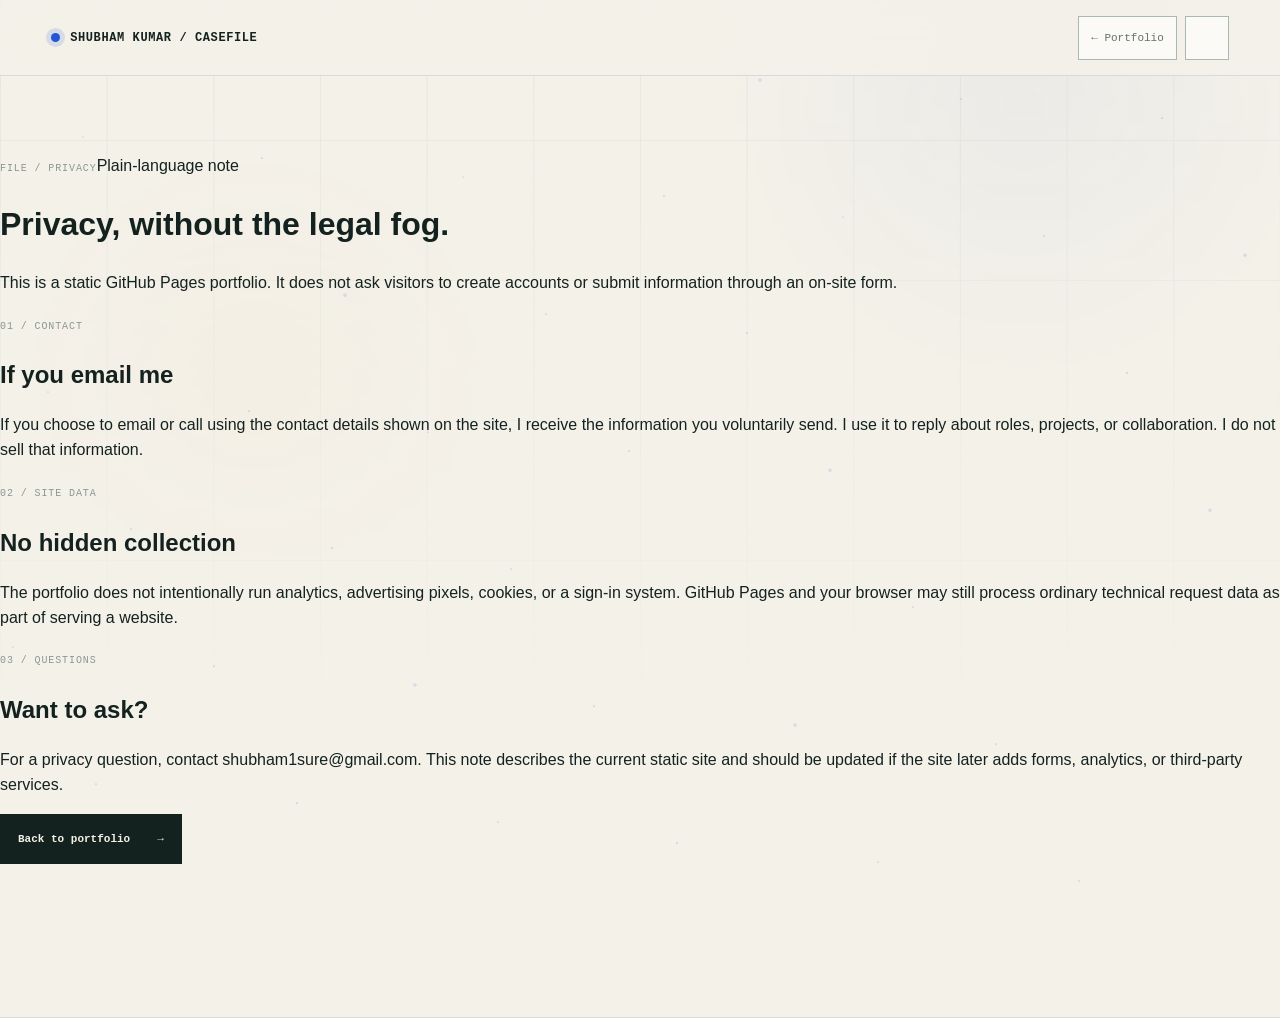
<file: privacy.html>
<!doctype html>
<html lang="en" data-theme="light">
<head>
  <meta charset="UTF-8">
  <meta name="viewport" content="width=device-width, initial-scale=1.0">
  <title>Privacy Note — Shubham Kumar</title>
  <meta name="description" content="Plain-language privacy note for Shubham Kumar’s static portfolio website.">
  <link rel="canonical" href="https://nothing0g.github.io/analyst/privacy.html">
  <meta property="og:type" content="website">
  <meta property="og:url" content="https://nothing0g.github.io/analyst/privacy.html">
  <meta property="og:title" content="Privacy Note — Shubham Kumar">
  <meta property="og:description" content="How this static portfolio handles direct contact and technical data.">
  <meta property="og:image" content="https://nothing0g.github.io/analyst/assets/og-card.svg">
  <link rel="icon" href="data:image/svg+xml,%3Csvg xmlns='http://www.w3.org/2000/svg' viewBox='0 0 100 100'%3E%3Crect width='100' height='100' rx='20' fill='%230a0a0a'/%3E%3Ctext x='50' y='68' font-size='58' text-anchor='middle' fill='white' font-family='monospace'%3ES%3C/text%3E%3C/svg%3E">
  <link rel="preconnect" href="https://fonts.googleapis.com">
  <link rel="preconnect" href="https://fonts.gstatic.com" crossorigin>
  <link href="https://fonts.googleapis.com/css2?family=Geist:wght@400;500;600;700&family=Geist+Mono:wght@400;500;600&display=swap" rel="stylesheet">
  <link rel="stylesheet" href="projects/shared/report.css">
</head>
<body class="focused-report">
  <a class="skip-link" href="#privacy">Skip to privacy note</a>
  <div class="scroll-progress-track" aria-hidden="true"><div class="scroll-progress" id="scrollProgress"></div></div>
  <div class="grid-backdrop" aria-hidden="true"></div><canvas class="bg-interactive" id="bgCanvas" aria-hidden="true"></canvas>
  <div class="cursor-dot" id="cursorDot"></div><div class="cursor-follow" id="cursorFollow"><span id="cursorFollowText"></span></div>
  <header class="topbar report-topbar"><a class="report-brand" href="index.html"><i></i> SHUBHAM KUMAR / CASEFILE</a><div class="topbar-right report-top-actions"><a class="report-back" href="index.html" data-transition data-cursor-text="Back to portfolio">← Portfolio</a><button class="icon-btn report-theme" id="reportThemeToggle" type="button" data-cursor-text="Toggle theme" aria-label="Toggle theme"></button></div></header>
  <main id="privacy" class="privacy-page report-section"><div class="privacy-inner report-section-inner reveal"><div class="section-label"><span class="mono">FILE / PRIVACY</span><span class="rule"></span><span>Plain-language note</span></div><div class="privacy-copy"><h1>Privacy, without the legal fog.</h1><p class="lede">This is a static GitHub Pages portfolio. It does not ask visitors to create accounts or submit information through an on-site form.</p><div class="privacy-grid"><article><span class="mono">01 / CONTACT</span><h2>If you email me</h2><p>If you choose to email or call using the contact details shown on the site, I receive the information you voluntarily send. I use it to reply about roles, projects, or collaboration. I do not sell that information.</p></article><article><span class="mono">02 / SITE DATA</span><h2>No hidden collection</h2><p>The portfolio does not intentionally run analytics, advertising pixels, cookies, or a sign-in system. GitHub Pages and your browser may still process ordinary technical request data as part of serving a website.</p></article><article><span class="mono">03 / QUESTIONS</span><h2>Want to ask?</h2><p>For a privacy question, contact <a href="mailto:shubham1sure@gmail.com">shubham1sure@gmail.com</a>. This note describes the current static site and should be updated if the site later adds forms, analytics, or third-party services.</p></article></div><a class="report-btn" href="index.html" data-transition data-cursor-text="Back to portfolio">Back to portfolio <span>→</span></a></div></div></main>
  <script src="projects/shared/report-shell.js"></script>
</body>
</html>
</file>
<file: style.css>
:root{--bg:#f4f1e9;--surface:#fbfaf6;--surface-2:#e9eee9;--ink:#14221f;--muted:#64716b;--faint:#8b9891;--line:#d4ddd7;--line-strong:#a9b8b0;--accent:#2457d6;--accent-soft:#dbe5ff;--signal:#d49d28;--signal-soft:#f7e6b9;--positive:#087b63;--coral:#b84e3e;--shadow:0 22px 70px rgba(20,34,31,.11);--shadow-small:0 10px 30px rgba(20,34,31,.08);--display:'Manrope',sans-serif;--body:'DM Sans',sans-serif;--mono:'DM Mono',monospace;--ease:cubic-bezier(.2,.8,.2,1);--spring:cubic-bezier(.34,1.56,.64,1);color-scheme:light}
[data-theme="dark"]{--bg:#0d1916;--surface:#14251f;--surface-2:#1b3028;--ink:#f4f4ec;--muted:#b4c0b8;--faint:#7c8e84;--line:#2b4037;--line-strong:#486055;--accent:#8aaeff;--accent-soft:#273d75;--signal:#e8bd58;--signal-soft:#493b20;--positive:#65d4b2;--coral:#f18a79;--shadow:0 24px 90px rgba(0,0,0,.3);--shadow-small:0 12px 40px rgba(0,0,0,.24);color-scheme:dark}
*{box-sizing:border-box}html{scroll-behavior:smooth}body{margin:0;background:var(--bg);color:var(--ink);font-family:var(--body);font-size:16px;line-height:1.55;overflow-x:hidden;transition:background .35s var(--ease),color .35s var(--ease)}a{color:inherit;text-decoration:none}button{border:0;background:none;color:inherit;font:inherit;cursor:pointer}button:focus-visible,a:focus-visible{outline:3px solid var(--accent);outline-offset:4px}.sr-only{position:absolute;width:1px;height:1px;padding:0;margin:-1px;overflow:hidden;clip:rect(0,0,0,0);white-space:nowrap;border:0}.eyebrow{font:500 10px/1.3 var(--mono);letter-spacing:.09em;text-transform:uppercase;color:var(--faint)}.section-wrap{width:min(100% - 48px,1440px);margin-inline:auto}.skip-link{position:fixed;left:18px;top:18px;z-index:100;padding:10px 14px;background:var(--ink);color:var(--bg);font:11px var(--mono);transform:translateY(-160%);transition:transform .2s var(--ease)}.skip-link:focus{transform:none}
.ambient-grid{position:fixed;inset:0;z-index:-4;pointer-events:none;opacity:.45;background-image:linear-gradient(to right,var(--line) 1px,transparent 1px),linear-gradient(to bottom,var(--line) 1px,transparent 1px);background-size:8.333vw 100%,100% 140px;mask-image:linear-gradient(to bottom,#000,transparent 82%)}.ambient-grid:after{content:"";position:absolute;inset:0;background:radial-gradient(circle at 20% 12%,color-mix(in srgb,var(--accent) 9%,transparent),transparent 28%),radial-gradient(circle at 84% 30%,color-mix(in srgb,var(--signal) 12%,transparent),transparent 25%)}.ambient-glow{position:fixed;width:32vw;height:32vw;border-radius:50%;filter:blur(70px);opacity:.12;z-index:-3;pointer-events:none;transform:translate3d(0,0,0)}.ambient-glow-one{background:var(--accent);top:8%;left:-12%}.ambient-glow-two{background:var(--signal);right:-12%;top:42%}.read-progress{position:fixed;top:0;left:0;right:0;height:3px;z-index:80}.read-progress span{display:block;width:0;height:100%;background:var(--accent);transition:width .14s linear}
.cursor-dot,.cursor-ring,.cursor-label{position:fixed;pointer-events:none;z-index:90;opacity:0}.cursor-dot{width:8px;height:8px;border-radius:50%;background:var(--accent);transform:translate(-50%,-50%)}.cursor-ring{width:34px;height:34px;border:1px solid color-mix(in srgb,var(--accent) 70%,var(--ink));border-radius:50%;transform:translate(-50%,-50%);transition:width .22s var(--spring),height .22s var(--spring),background .22s var(--ease),border-color .22s}.cursor-label{padding:5px 8px;background:var(--ink);color:var(--bg);font:10px var(--mono);transform:translate(15px,15px);transition:opacity .18s var(--ease)}html.custom-cursor body,html.custom-cursor a,html.custom-cursor button{cursor:none}.cursor-hover .cursor-ring{width:48px;height:48px;background:color-mix(in srgb,var(--accent) 16%,transparent);border-color:var(--accent)}.cursor-hover .cursor-label{opacity:1}
.site-header{position:fixed;inset:0 0 auto;height:76px;z-index:70;display:flex;align-items:center;gap:28px;padding:0 clamp(20px,4vw,72px);background:color-mix(in srgb,var(--bg) 84%,transparent);border-bottom:1px solid var(--line);backdrop-filter:blur(18px)}.brand{display:inline-flex;align-items:center;gap:10px;font:600 12px var(--mono);letter-spacing:.05em;white-space:nowrap}.brand i{font-style:normal;color:var(--faint)}.brand-mark{width:9px;height:9px;border-radius:50%;background:var(--accent);box-shadow:0 0 0 5px color-mix(in srgb,var(--accent) 14%,transparent)}.primary-nav{display:flex;gap:28px;margin-left:auto}.primary-nav a{display:inline-flex;align-items:center;gap:6px;color:var(--muted);font-size:13px;transition:color .2s var(--ease)}.primary-nav a:hover,.primary-nav a.active{color:var(--ink)}.primary-nav a.active:after{content:"";width:5px;height:5px;border-radius:50%;background:var(--accent)}.primary-nav small{font:9px var(--mono);color:var(--faint)}.header-actions{display:flex;gap:8px;align-items:center}.command-trigger,.theme-trigger,.menu-trigger{min-height:44px;border:1px solid var(--line-strong);background:var(--surface);transition:transform .2s var(--spring),border-color .2s,background .2s}.command-trigger{display:flex;align-items:center;gap:8px;padding:0 12px;color:var(--muted);font-size:12px}.command-trigger>span{font-size:17px;line-height:0}.command-trigger b{font-weight:500}.command-trigger kbd{padding:2px 5px;border-left:1px solid var(--line);font:9px var(--mono);color:var(--faint)}.theme-trigger{width:44px;display:grid;place-items:center}.theme-icon{width:14px;height:14px;border:1.5px solid currentColor;border-radius:50%;position:relative}.theme-icon:after{content:"";position:absolute;inset:-6px;border:1px dashed currentColor;border-radius:50%;opacity:.45}.command-trigger:hover,.theme-trigger:hover,.menu-trigger:hover{transform:translateY(-2px);border-color:var(--ink)}.menu-trigger{display:none;width:44px;padding:9px}.menu-trigger i{display:block;height:1px;background:currentColor;margin:6px 3px;transition:transform .25s var(--ease)}
.mobile-drawer{position:fixed;inset:0;z-index:75;display:flex;flex-direction:column;padding:102px 24px 28px;background:var(--bg);transform:translateY(-105%);transition:transform .42s var(--ease)}.mobile-drawer.is-open{transform:none}.drawer-top{display:flex;justify-content:space-between;align-items:center;color:var(--muted)}.drawer-top button{min-height:44px;font:11px var(--mono)}.drawer-top button span{font-size:19px}.mobile-drawer nav{display:grid;margin-top:54px}.mobile-drawer nav a{display:grid;grid-template-columns:46px 1fr 22px;align-items:center;padding:19px 0;border-bottom:1px solid var(--line);font:700 clamp(31px,9vw,68px)/.98 var(--display);letter-spacing:-.07em}.mobile-drawer nav small{font:10px var(--mono);letter-spacing:0;color:var(--accent)}.mobile-drawer nav span{font:22px var(--body);color:var(--signal)}.mobile-drawer p{max-width:290px;margin-top:auto;color:var(--muted);font-size:14px}
.hero{min-height:100svh;display:flex;flex-direction:column;padding-top:132px;padding-bottom:72px}.hero-topline{display:flex;justify-content:space-between;border-bottom:1px solid var(--line);padding-bottom:16px}.hero-layout{display:grid;grid-template-columns:minmax(0,1fr) minmax(360px,.72fr);align-items:center;gap:clamp(42px,9vw,150px);flex:1}.hero-copy{max-width:820px;padding-block:62px}.hero-kicker{display:flex;gap:9px;align-items:center}.status-dot{width:7px;height:7px;background:var(--positive);border-radius:50%;box-shadow:0 0 0 5px color-mix(in srgb,var(--positive) 15%,transparent)}.hero-copy h1{max-width:850px;margin:26px 0 28px;font:800 clamp(56px,8.2vw,138px)/.88 var(--display);letter-spacing:-.09em}.hero-copy h1 em{font-style:normal;color:var(--accent)}.hero-intro{max-width:600px;margin:0;color:var(--muted);font-size:clamp(16px,1.6vw,21px);line-height:1.62}.hero-actions{display:flex;flex-wrap:wrap;align-items:center;gap:26px;margin-top:38px}.button{display:inline-flex;align-items:center;justify-content:space-between;gap:28px;min-height:50px;padding:0 17px;border:1px solid var(--ink);font:600 11px var(--mono);transition:transform .22s var(--spring),box-shadow .22s var(--ease),background .22s,color .22s}.button b{font-size:17px;font-weight:500}.button-primary{background:var(--ink);color:var(--bg);box-shadow:7px 7px 0 var(--signal)}.button-primary:hover{transform:translate(-3px,-3px);box-shadow:10px 10px 0 var(--signal)}.button:active,.text-action:active,.filter-tab:active,.instrument-control:active{transform:scale(.97)}.text-action{display:inline-flex;align-items:center;gap:11px;min-height:44px;border-bottom:1px solid var(--line-strong);font:600 11px var(--mono);transition:color .2s,border-color .2s,transform .2s var(--spring)}.text-action b{font-size:17px;color:var(--accent)}.text-action:hover{color:var(--accent);border-color:var(--accent);transform:translateY(-2px)}.hero-note{display:flex;gap:14px;align-items:center;margin-top:76px;color:var(--muted)}.hero-note strong{font:500 12px var(--mono);color:var(--ink)}
.hero-instrument{position:relative;padding:26px;background:var(--surface);border:1px solid var(--line-strong);box-shadow:var(--shadow);transform:rotate(1.5deg);transition:transform .45s var(--spring),box-shadow .35s var(--ease);overflow:hidden}.hero-instrument:hover{transform:rotate(0) translateY(-9px);box-shadow:0 34px 90px rgba(20,34,31,.15)}.hero-instrument:before{content:"";position:absolute;inset:0;pointer-events:none;background:radial-gradient(circle at var(--pointer-x,50%) var(--pointer-y,50%),color-mix(in srgb,var(--accent) 13%,transparent),transparent 34%);opacity:0;transition:opacity .25s}.hero-instrument:hover:before{opacity:1}.instrument-header,.instrument-footer{display:flex;justify-content:space-between;align-items:center}.instrument-header{padding-bottom:15px;border-bottom:1px solid var(--line)}.live-state{font:10px var(--mono);color:var(--positive)}.live-state i{display:inline-block;width:6px;height:6px;border-radius:50%;background:currentColor;margin-right:6px;box-shadow:0 0 0 4px color-mix(in srgb,currentColor 14%,transparent)}.instrument-title{display:flex;justify-content:space-between;align-items:flex-start;padding-top:24px}.instrument-title h2{margin:0;font:800 clamp(28px,3.6vw,51px)/.92 var(--display);letter-spacing:-.075em}.instrument-title>span{font:10px var(--mono);color:var(--faint)}.instrument-chart{position:relative;height:220px;margin:28px 0 8px;overflow:hidden}.chart-grid{position:absolute;inset:0;background:linear-gradient(to right,var(--line) 1px,transparent 1px),linear-gradient(to bottom,var(--line) 1px,transparent 1px);background-size:20% 100%,100% 25%;opacity:.62}.instrument-chart svg{position:absolute;inset:14px 0 0;width:100%;height:205px;color:var(--signal);overflow:visible}.instrument-area{fill:currentColor;opacity:.24}.instrument-line{fill:none;stroke:var(--ink);stroke-width:2.7;vector-effect:non-scaling-stroke}.instrument-chart circle{fill:var(--accent);stroke:var(--surface);stroke-width:3}.chart-label{position:absolute;display:grid;gap:4px;font:10px var(--mono);color:var(--muted)}.chart-label b{display:grid;place-items:center;width:21px;height:21px;border:1px solid var(--line-strong);border-radius:50%;font-weight:500;color:var(--ink);background:var(--surface)}.label-question{left:10%;bottom:20px}.label-evidence{left:48%;top:54px}.label-decision{right:0;top:8px}.instrument-reading{border-top:1px solid var(--line);padding:17px 0 16px}.instrument-reading strong{display:block;margin:8px 0 3px;font:600 15px var(--display)}.instrument-reading p{margin:0;color:var(--muted);font-size:12px}.instrument-controls{display:flex;gap:6px;border-top:1px solid var(--line);padding-top:14px}.instrument-control{min-height:38px;padding:0 9px;color:var(--muted);font:10px var(--mono);border:1px solid transparent;transition:background .2s,color .2s,border .2s}.instrument-control.active,.instrument-control:hover{background:var(--ink);border-color:var(--ink);color:var(--bg)}.hero-scroll{display:flex;align-items:center;gap:11px;color:var(--faint)}.hero-scroll .scroll-line{width:48px;height:1px;background:var(--line-strong)}.hero-scroll>span:last-child{font-size:17px;color:var(--accent)}
.signal-band{display:grid;grid-template-columns:repeat(4,1fr);border-top:1px solid var(--line-strong);border-bottom:1px solid var(--line-strong)}.signal-band>div{padding:26px 22px;border-right:1px solid var(--line)}.signal-band>div:last-child{border-right:0}.signal-band strong{display:block;margin:16px 0 3px;font:800 clamp(25px,3vw,46px)/.9 var(--display);letter-spacing:-.08em}.signal-band strong span{color:var(--accent)}.signal-band p{margin:0;color:var(--muted);font-size:11px}
.work,.method,.about{padding-block:clamp(116px,13vw,188px)}.section-heading{display:grid;grid-template-columns:1fr .7fr;gap:52px;align-items:end;border-bottom:1px solid var(--line-strong);padding-bottom:34px}.section-kicker{display:flex;gap:10px;align-items:center}.section-kicker>span{display:grid;place-items:center;width:25px;height:25px;border:1px solid var(--line-strong);border-radius:50%;color:var(--accent);font:10px var(--mono)}.section-heading h2{margin:20px 0 0;font:800 clamp(44px,6.2vw,98px)/.91 var(--display);letter-spacing:-.09em}.section-heading h2 em,.about h2 em{font-style:normal;color:var(--muted)}.section-deck{max-width:420px;margin:0;color:var(--muted);font-size:15px;line-height:1.65}.work-toolbar{display:flex;justify-content:space-between;align-items:center;gap:18px;padding:24px 0}.filter-tabs{display:flex;gap:8px;flex-wrap:wrap}.filter-tab{min-height:44px;padding:0 13px;border:1px solid var(--line-strong);border-radius:100px;color:var(--muted);font:10px var(--mono);transition:background .2s,color .2s,border .2s,transform .2s var(--spring)}.filter-tab.active{background:var(--ink);color:var(--bg);border-color:var(--ink)}.result-count{color:var(--faint)}.case-grid{display:grid;grid-template-columns:1.22fr .78fr;gap:16px}.case-card{display:flex;flex-direction:column;min-height:520px;padding:24px clamp(20px,3vw,42px) 19px;border:1px solid var(--line-strong);background:var(--surface);overflow:hidden;transition:transform .35s var(--spring),box-shadow .35s var(--ease),border-color .3s}.case-card:hover{transform:translateY(-7px);border-color:var(--ink);box-shadow:var(--shadow)}.case-card-head,.case-card-foot{display:flex;justify-content:space-between;align-items:center;gap:18px}.case-card-head{color:var(--faint)}.case-card-head b{color:var(--ink);font-weight:500}.case-arrow{font-size:25px;color:var(--accent);transition:transform .3s var(--spring)}.case-card:hover .case-arrow{transform:translate(5px,-5px)}.case-card-body{display:grid;grid-template-columns:1fr 180px;gap:26px;align-items:end;margin-top:56px}.case-card-secondary .case-card-body{display:block}.case-label{margin:0 0 12px;color:var(--accent);font:600 11px var(--mono);text-transform:uppercase}.case-copy h3{max-width:660px;margin:0;font:800 clamp(30px,4.5vw,70px)/.94 var(--display);letter-spacing:-.08em}.case-card-secondary h3{font-size:clamp(30px,3.6vw,54px)}.case-copy>p:not(.case-label){max-width:530px;margin:20px 0 0;color:var(--muted);font-size:14px;line-height:1.55}.case-tags{display:flex;flex-wrap:wrap;gap:7px;margin-top:24px}.case-tags span{padding:6px 8px;border:1px solid var(--line);color:var(--faint);font:9px var(--mono)}.case-readout{align-self:center;border-left:1px solid var(--line);padding-left:20px}.case-readout strong{display:block;margin:13px 0 4px;font:800 clamp(35px,4vw,62px)/.9 var(--display);letter-spacing:-.08em}.case-readout p{margin:0;color:var(--muted);font-size:11px;line-height:1.45}.case-visual{position:relative;margin-top:auto;overflow:hidden;border-top:1px solid var(--line);border-bottom:1px solid var(--line)}.case-visual-line{height:180px;margin-top:54px}.case-visual-line svg{width:100%;height:100%;padding:20px 0 26px;overflow:visible}.case-visual-line path:first-child{fill:none;stroke:var(--ink);stroke-width:2.2;vector-effect:non-scaling-stroke}.case-threshold{fill:none;stroke:var(--coral);stroke-width:1;stroke-dasharray:5 5;vector-effect:non-scaling-stroke}.visual-axis{position:absolute;left:0;right:0;bottom:7px;display:flex;justify-content:space-between}.visual-axis i{font-style:normal;color:var(--muted)}.case-visual-bars{height:180px;margin-top:44px;padding:24px 18px 34px;display:flex;align-items:end;gap:9%;border-bottom:1px solid var(--line)}.case-visual-bars span{display:block;flex:1;height:var(--bar);background:linear-gradient(to top,var(--accent),color-mix(in srgb,var(--accent) 20%,var(--surface)));border:1px solid var(--accent);transform-origin:bottom;transition:height .45s var(--spring)}.case-visual-bars i{position:absolute;left:0;bottom:8px;font-style:normal}.case-card-foot{padding-top:18px;color:var(--muted);font:10px var(--mono)}.case-card-foot b{color:var(--ink);font-weight:500}.case-card-foot i{font-size:16px;color:var(--accent);font-style:normal}.section-link{display:flex;justify-content:space-between;align-items:center;margin-top:18px;padding:17px 0;border-bottom:1px solid var(--line-strong);font:600 11px var(--mono);color:var(--muted);transition:color .2s,transform .2s var(--spring)}.section-link b{font-size:18px;color:var(--accent)}.section-link:hover{color:var(--ink);transform:translateX(5px)}
.method-grid{display:grid;grid-template-columns:repeat(3,1fr);margin-top:70px;border-top:1px solid var(--line);border-bottom:1px solid var(--line)}.method-card{position:relative;min-height:260px;padding:24px;border-right:1px solid var(--line);transition:background .25s var(--ease),transform .25s var(--spring)}.method-card:first-child{border-left:1px solid var(--line)}.method-card:hover{background:var(--surface);transform:translateY(-5px)}.method-number{color:var(--accent);font:11px var(--mono)}.method-card h3{margin:55px 0 13px;font:700 22px var(--display);letter-spacing:-.04em}.method-card p{max-width:280px;margin:0;color:var(--muted);font-size:13px;line-height:1.65}.method-arrow{position:absolute;top:22px;right:22px;color:var(--signal);font-size:22px}.tool-ribbon{display:flex;gap:50px;align-items:flex-start;padding:25px 0;border-bottom:1px solid var(--line)}.tool-ribbon>div{display:flex;flex-wrap:wrap;gap:10px 26px}.tool-ribbon b{font:600 13px var(--mono);color:var(--muted)}
.about{display:grid;grid-template-columns:1.1fr .9fr;gap:clamp(50px,12vw,180px);border-top:1px solid var(--line);background:var(--surface-2)}.about h2{margin:22px 0 0;font:800 clamp(43px,6.2vw,96px)/.91 var(--display);letter-spacing:-.09em}.about-copy{max-width:610px;padding-top:60px}.about-lede{margin:0;font-size:clamp(20px,2.2vw,31px);line-height:1.36;letter-spacing:-.035em}.about-facts{display:grid;grid-template-columns:repeat(3,1fr);gap:16px;padding:27px 0;margin:42px 0;border-top:1px solid var(--line-strong);border-bottom:1px solid var(--line-strong)}.about-facts strong{display:block;margin-top:10px;font:600 12px var(--mono)}.about-side{align-self:center;padding:29px;border:1px solid var(--line-strong);background:var(--surface);box-shadow:var(--shadow-small);transition:transform .35s var(--spring),box-shadow .35s}.about-side:hover{transform:rotate(-1deg) translateY(-6px);box-shadow:var(--shadow)}.about-side blockquote{margin:48px 0 74px;font:700 clamp(26px,3vw,48px)/1.02 var(--display);letter-spacing:-.07em}.about-side-foot{display:flex;justify-content:space-between;border-top:1px solid var(--line);padding-top:14px;color:var(--faint);font:9px var(--mono)}
.contact{padding-block:clamp(100px,12vw,172px)}.contact-panel{display:grid;grid-template-columns:1fr .34fr;gap:50px;align-items:end;padding:42px clamp(24px,5vw,76px);background:var(--ink);color:var(--bg);box-shadow:var(--shadow)}.contact-panel .section-kicker>span{border-color:color-mix(in srgb,var(--bg) 34%,transparent);color:var(--signal)}.contact-panel h2{margin:22px 0 23px;font:800 clamp(45px,6.4vw,100px)/.9 var(--display);letter-spacing:-.09em}.contact-panel p:not(.eyebrow){max-width:530px;color:color-mix(in srgb,var(--bg) 68%,transparent);font-size:16px}.contact-actions{display:flex;flex-wrap:wrap;gap:22px;align-items:center;margin-top:35px}.contact-panel .button-primary{background:var(--bg);border-color:var(--bg);color:var(--ink);box-shadow:7px 7px 0 var(--signal)}.contact-panel .text-action{color:var(--bg);border-color:color-mix(in srgb,var(--bg) 38%,transparent)}.contact-mark{display:grid;gap:12px;justify-items:end;color:color-mix(in srgb,var(--bg) 55%,transparent);font:10px var(--mono)}.contact-mark strong{font:800 clamp(40px,5vw,78px)/.8 var(--display);color:var(--signal);letter-spacing:-.08em}
.site-footer{padding-block:28px 35px;border-top:1px solid var(--line)}.footer-main,.footer-bottom{display:flex;justify-content:space-between;gap:22px;align-items:center}.footer-main nav{display:flex;gap:22px;color:var(--muted);font:11px var(--mono)}.footer-bottom{margin-top:46px;color:var(--faint);font:10px var(--mono)}.toast{position:fixed;right:20px;bottom:20px;z-index:100;padding:11px 13px;background:var(--ink);color:var(--bg);font:11px var(--mono);opacity:0;transform:translateY(12px);pointer-events:none;transition:opacity .25s var(--ease),transform .25s var(--ease)}.toast.is-visible{opacity:1;transform:none}
.command-overlay{position:fixed;inset:0;z-index:100;display:grid;place-items:start center;padding-top:15vh;background:rgba(20,34,31,.38);backdrop-filter:blur(12px);opacity:0;pointer-events:none;transition:opacity .24s var(--ease)}.command-overlay.is-open{opacity:1;pointer-events:auto}.command-panel{width:min(580px,calc(100% - 32px));background:var(--surface);border:1px solid var(--line-strong);box-shadow:var(--shadow);transform:translateY(-12px) scale(.98);transition:transform .28s var(--spring)}.command-overlay.is-open .command-panel{transform:none}.command-head{display:flex;justify-content:space-between;align-items:center;padding:16px 18px;border-bottom:1px solid var(--line)}.command-head button{min-height:36px;padding:0 8px;font:10px var(--mono);color:var(--muted)}#commandInput{display:block;width:100%;padding:18px;border:0;border-bottom:1px solid var(--line);outline:0;background:transparent;color:var(--ink);font:16px var(--body)}.command-results{display:grid;max-height:330px;overflow:auto;padding:7px}.command-result{display:flex;justify-content:space-between;align-items:center;min-height:48px;padding:0 12px;color:var(--muted);font-size:13px}.command-result:hover,.command-result.is-active{background:var(--surface-2);color:var(--ink)}.command-result small{font:9px var(--mono);color:var(--faint)}
.reveal{opacity:0;transform:translateY(18px);transition:opacity .42s var(--ease),transform .42s var(--ease)}.reveal.is-visible{opacity:1;transform:none}.interactive-surface{position:relative;isolation:isolate}.interactive-surface:after{content:"";position:absolute;inset:0;z-index:-1;pointer-events:none;background:radial-gradient(circle at var(--pointer-x,50%) var(--pointer-y,50%),color-mix(in srgb,var(--accent) 11%,transparent),transparent 34%);opacity:0;transition:opacity .25s var(--ease)}.interactive-surface:hover:after{opacity:1}
@media(max-width:1050px){.section-wrap{width:min(100% - 36px,920px)}.hero-layout{grid-template-columns:1fr .82fr;gap:42px}.hero-copy h1{font-size:clamp(54px,8vw,96px)}.case-grid{grid-template-columns:1fr 1fr}.case-card-body{grid-template-columns:1fr}.case-readout{border-left:0;border-top:1px solid var(--line);padding:16px 0 0}.about{gap:50px}}
@media(max-width:760px){.section-wrap{width:min(100% - 32px,620px)}.site-header{height:68px;padding:0 16px}.primary-nav,.command-trigger b,.command-trigger kbd{display:none}.command-trigger{width:44px;justify-content:center;padding:0}.menu-trigger{display:block}.hero{padding-top:104px;padding-bottom:54px}.hero-topline{gap:16px;overflow:hidden;white-space:nowrap}.hero-topline span:nth-child(2){display:none}.hero-layout{display:flex;flex-direction:column;align-items:stretch;gap:36px}.hero-copy{padding-block:45px 16px}.hero-copy h1{font-size:clamp(48px,14vw,78px);letter-spacing:-.09em}.hero-intro{font-size:17px}.hero-actions{align-items:stretch;flex-direction:column;gap:16px}.hero-actions .button,.hero-actions .text-action{width:max-content}.hero-note{margin-top:50px;display:grid;gap:7px}.hero-instrument{transform:none;padding:20px}.hero-instrument:hover{transform:translateY(-4px)}.instrument-chart{height:185px}.instrument-chart svg{height:170px}.hero-scroll{margin-top:34px}.signal-band{grid-template-columns:1fr 1fr}.signal-band>div{padding:20px 14px}.signal-band>div:nth-child(2){border-right:0}.signal-band>div:nth-child(-n+2){border-bottom:1px solid var(--line)}.signal-band strong{font-size:30px}.work,.method,.about{padding-block:92px}.section-heading{display:block;padding-bottom:25px}.section-heading h2{font-size:clamp(41px,12vw,66px);margin-top:18px}.section-deck{margin-top:24px}.work-toolbar{display:grid;gap:16px;padding:20px 0}.case-grid{grid-template-columns:1fr;gap:12px}.case-card{min-height:0;padding:20px 17px 17px}.case-card-body{margin-top:44px}.case-copy h3,.case-card-secondary h3{font-size:clamp(34px,10vw,58px)}.case-visual-line,.case-visual-bars{height:145px;margin-top:42px}.case-card-foot{align-items:flex-start;flex-direction:column;gap:8px}.method-grid{grid-template-columns:1fr;margin-top:48px}.method-card,.method-card:first-child{border-left:1px solid var(--line);border-right:1px solid var(--line);min-height:210px}.method-card h3{margin-top:46px}.tool-ribbon{display:grid;gap:18px}.about{display:block}.about-copy{padding-top:38px}.about h2{font-size:clamp(42px,12vw,68px)}.about-lede{font-size:22px}.about-facts{grid-template-columns:1fr;gap:18px}.about-side{margin-top:46px}.contact-panel{grid-template-columns:1fr;gap:42px;padding:30px 20px}.contact-panel h2{font-size:clamp(44px,12vw,70px)}.contact-mark{justify-items:start}.footer-main,.footer-bottom{align-items:flex-start;flex-direction:column}.footer-bottom{gap:8px;margin-top:30px}.footer-main nav{gap:15px}.cursor-dot,.cursor-ring,.cursor-label{display:none}}
@media(prefers-reduced-motion:reduce){html{scroll-behavior:auto}.ambient-glow{display:none}.reveal{opacity:1;transform:none;transition:none}.cursor-dot,.cursor-ring,.cursor-label{display:none}*,*:before,*:after{animation-duration:.01ms!important;animation-iteration-count:1!important;transition-duration:.01ms!important}}

.page-exit{opacity:0;transform:translateY(8px);transition:opacity .26s ease-in,transform .26s ease-in}
</file>
<file: projects/shared/report.css>
:root{--report-bg:#f4f1e9;--report-surface:#fbfaf6;--report-surface-2:#e9eee9;--report-ink:#14221f;--report-muted:#64716b;--report-faint:#8b9891;--report-line:#d4ddd7;--report-line-strong:#a9b8b0;--report-accent:#2457d6;--report-accent-soft:#dbe5ff;--report-signal:#d49d28;--report-positive:#087b63;--report-coral:#b84e3e;--report-display:'Manrope',sans-serif;--report-body:'DM Sans',sans-serif;--report-mono:'DM Mono',monospace;--report-ease:cubic-bezier(.2,.8,.2,1);--report-spring:cubic-bezier(.34,1.56,.64,1);--report-shadow:0 22px 80px rgba(20,34,31,.11);color-scheme:light}
[data-theme="dark"]{--report-bg:#0d1916;--report-surface:#14251f;--report-surface-2:#1b3028;--report-ink:#f4f4ec;--report-muted:#b4c0b8;--report-faint:#7c8e84;--report-line:#2b4037;--report-line-strong:#486055;--report-accent:#8aaeff;--report-accent-soft:#273d75;--report-signal:#e8bd58;--report-positive:#65d4b2;--report-coral:#f18a79;--report-shadow:0 24px 90px rgba(0,0,0,.3);color-scheme:dark}
*{box-sizing:border-box}html{scroll-behavior:smooth;scroll-snap-type:none!important}body{margin:0;background:var(--report-bg);color:var(--report-ink);font-family:var(--report-body);font-size:16px;line-height:1.55;overflow-x:hidden;transition:background .35s var(--report-ease),color .35s var(--report-ease)}a{color:inherit;text-decoration:none}button{border:0;background:none;color:inherit;font:inherit;cursor:pointer}button:focus-visible,a:focus-visible{outline:3px solid var(--report-accent);outline-offset:4px}.sr-only{position:absolute;width:1px;height:1px;padding:0;margin:-1px;overflow:hidden;clip:rect(0,0,0,0);white-space:nowrap}.eyebrow,.mono{font:500 10px/1.3 var(--report-mono);letter-spacing:.09em;text-transform:uppercase;color:var(--report-faint)}.skip-link{position:fixed;left:18px;top:18px;z-index:100;padding:10px 14px;background:var(--report-ink);color:var(--report-bg);font:11px var(--report-mono);transform:translateY(-160%);transition:transform .2s var(--report-ease)}.skip-link:focus{transform:none}.grid-backdrop{position:fixed;inset:0;z-index:-4;pointer-events:none;opacity:.48;background-image:linear-gradient(to right,var(--report-line) 1px,transparent 1px),linear-gradient(to bottom,var(--report-line) 1px,transparent 1px);background-size:8.333vw 100%,100% 140px;mask-image:linear-gradient(to bottom,#000,transparent 82%)}.grid-backdrop:after{content:"";position:absolute;inset:0;background:radial-gradient(circle at 80% 12%,color-mix(in srgb,var(--report-accent) 9%,transparent),transparent 25%),radial-gradient(circle at 20% 45%,color-mix(in srgb,var(--report-signal) 9%,transparent),transparent 25%)}.bg-interactive{position:fixed;inset:0;z-index:-3;pointer-events:none;opacity:.75}.cursor-dot,.cursor-follow{position:fixed;pointer-events:none;z-index:90;opacity:0}.cursor-dot{width:8px;height:8px;border-radius:50%;background:var(--report-accent);transform:translate(-50%,-50%)}.cursor-follow{padding:5px 8px;background:var(--report-ink);color:var(--report-bg);font:10px var(--report-mono);transform:translate(15px,15px);transition:opacity .18s var(--report-ease)}html.custom-cursor body,html.custom-cursor a,html.custom-cursor button{cursor:none}.cursor-hover .cursor-dot{width:14px;height:14px}.cursor-hover .cursor-follow{opacity:1}.scroll-progress-track{position:fixed;top:0;left:0;right:0;height:3px;z-index:80}.scroll-progress{width:0;height:100%;background:var(--report-accent);transition:width .14s linear}
.report-topbar{position:fixed;inset:0 0 auto;height:76px;z-index:70;display:flex;align-items:center;gap:24px;padding:0 clamp(20px,4vw,72px);background:color-mix(in srgb,var(--report-bg) 84%,transparent);border-bottom:1px solid var(--report-line);backdrop-filter:blur(18px)}.report-brand{display:inline-flex;align-items:center;gap:10px;font:600 12px var(--report-mono);letter-spacing:.05em;white-space:nowrap}.report-brand i{width:9px;height:9px;border-radius:50%;background:var(--report-accent);box-shadow:0 0 0 5px color-mix(in srgb,var(--report-accent) 14%,transparent)}.report-brand em{font-style:normal;color:var(--report-faint)}.report-top-actions{display:flex;align-items:center;gap:8px;margin-left:auto}.report-search,.report-back,.report-theme{min-height:44px;display:inline-flex;align-items:center;gap:8px;padding:0 12px;border:1px solid var(--report-line-strong);background:var(--report-surface);color:var(--report-muted);font:11px var(--report-mono);transition:transform .2s var(--report-spring),border-color .2s,color .2s}.report-search:hover,.report-back:hover,.report-theme:hover{transform:translateY(-2px);border-color:var(--report-ink);color:var(--report-ink)}.report-search kbd{padding:2px 5px;border-left:1px solid var(--report-line);color:var(--report-faint);font-size:9px}.report-theme{width:44px;justify-content:center}.report-theme svg{width:15px;height:15px}.report-dock{position:fixed;left:clamp(12px,2.2vw,34px);top:50%;z-index:60;transform:translateY(-50%)}.report-dock-inner{display:grid;gap:4px;padding:7px;border:1px solid var(--report-line-strong);border-radius:14px;background:color-mix(in srgb,var(--report-bg) 76%,transparent);backdrop-filter:blur(14px);box-shadow:var(--report-shadow)}.report-dock-item{position:relative;display:grid;place-items:center;min-width:44px;min-height:44px;border-radius:10px;color:var(--report-muted);transition:background .2s var(--report-ease),color .2s,transform .2s var(--report-spring)}.report-dock-item svg{width:16px;height:16px}.report-dock-item:hover,.report-dock-item.active{background:var(--report-ink);color:var(--report-bg);transform:translateX(3px)}.report-dock-label{position:absolute;left:54px;white-space:nowrap;padding:6px 8px;background:var(--report-ink);color:var(--report-bg);font:10px var(--report-mono);opacity:0;pointer-events:none;transform:translateX(-6px);transition:opacity .18s,transform .18s}.report-dock-item:hover .report-dock-label{opacity:1;transform:none}.report-dock-divider{height:1px;background:var(--report-line);margin:4px 6px}
.report-page{width:min(100% - 48px,1440px);margin-inline:auto}.report-hero{min-height:100svh;display:grid;grid-template-columns:minmax(0,1fr) minmax(360px,.72fr);align-items:center;gap:clamp(42px,9vw,150px);padding-top:132px;padding-bottom:72px;border-bottom:1px solid var(--report-line)}.report-hero-meta{position:absolute;top:110px;left:clamp(24px,4vw,72px);right:clamp(24px,4vw,72px);display:flex;justify-content:space-between}.report-code{display:flex;align-items:center;gap:10px}.report-code:before{content:"";width:7px;height:7px;background:var(--report-positive);border-radius:50%}.report-hero h1{max-width:880px;margin:28px 0 24px;font:800 clamp(54px,7.5vw,122px)/.88 var(--report-display);letter-spacing:-.095em}.report-hero h1 em{font-style:normal;color:var(--report-accent)}.report-lede{max-width:680px;margin:0;color:var(--report-muted);font-size:clamp(16px,1.6vw,21px);line-height:1.62}.report-actions{display:flex;flex-wrap:wrap;gap:22px;align-items:center;margin-top:35px}.report-btn{display:inline-flex;align-items:center;gap:27px;min-height:50px;padding:0 17px;border:1px solid var(--report-ink);background:var(--report-ink);color:var(--report-bg);font:600 11px var(--report-mono);transition:transform .22s var(--report-spring),box-shadow .22s}.report-btn:hover{transform:translate(-3px,-3px);box-shadow:8px 8px 0 var(--report-signal)}.report-btn.secondary{background:transparent;color:var(--report-ink);box-shadow:none}.report-btn.secondary:hover{background:var(--report-surface)}.report-signal{padding:27px;background:var(--report-surface);border:1px solid var(--report-line-strong);box-shadow:var(--report-shadow);transform:rotate(1.2deg);transition:transform .42s var(--report-spring),box-shadow .35s}.report-signal:hover{transform:rotate(0) translateY(-8px);box-shadow:0 34px 90px rgba(20,34,31,.15)}.report-signal-top,.report-signal-foot{display:flex;justify-content:space-between;align-items:center}.report-signal-top{padding-bottom:15px;border-bottom:1px solid var(--report-line)}.report-status{display:inline-flex;align-items:center;gap:6px;padding:6px 8px;background:var(--report-signal);color:#1e2615;font:700 10px var(--report-mono)}.report-signal h2{margin:36px 0 14px;font:800 clamp(28px,3.6vw,52px)/.92 var(--report-display);letter-spacing:-.08em}.report-signal p{margin:0;color:var(--report-muted);font-size:13px;line-height:1.55}.report-signal-foot{margin-top:25px;padding-top:14px;border-top:1px solid var(--report-line);color:var(--report-faint)}.report-signal-foot strong{color:var(--report-ink)}
.report-section{padding-block:clamp(100px,12vw,174px);border-bottom:1px solid var(--report-line)}.section-kicker{display:flex;align-items:center;gap:10px}.section-kicker>span{display:grid;place-items:center;width:25px;height:25px;border:1px solid var(--report-line-strong);border-radius:50%;color:var(--report-accent);font:10px var(--report-mono)}.section-heading{display:grid;grid-template-columns:1fr .7fr;gap:52px;align-items:end;padding-bottom:34px;border-bottom:1px solid var(--report-line-strong)}.section-heading h2{margin:20px 0 0;font:800 clamp(43px,6vw,94px)/.92 var(--report-display);letter-spacing:-.09em}.section-heading h2 em{font-style:normal;color:var(--report-muted)}.section-heading p{max-width:420px;margin:0;color:var(--report-muted);font-size:15px;line-height:1.65}.metric-grid{display:grid;grid-template-columns:repeat(4,1fr);gap:1px;background:var(--report-line);margin-top:54px}.metric-card{padding:24px;background:var(--report-surface);transition:transform .25s var(--report-spring),background .25s}.metric-card:hover{transform:translateY(-4px);background:color-mix(in srgb,var(--report-signal) 10%,var(--report-surface))}.metric-label{color:var(--report-faint)}.metric-value{display:block;margin:16px 0 5px;font:800 clamp(29px,3.4vw,52px)/.9 var(--report-display);letter-spacing:-.08em;font-variant-numeric:tabular-nums}.metric-context{color:var(--report-muted);font-size:11px;line-height:1.5}.dashboard-controls,.filter-bar{display:flex;align-items:center;justify-content:space-between;gap:16px;flex-wrap:wrap;margin-bottom:18px;padding:12px 14px;border-top:1px solid var(--report-line-strong);border-bottom:1px solid var(--report-line);background:color-mix(in srgb,var(--report-surface) 52%,transparent)}.control-group,.header-control{display:flex;align-items:center;gap:9px;flex-wrap:wrap}.control-label,.filter-field label{color:var(--report-faint);font:9px var(--report-mono);letter-spacing:.08em;text-transform:uppercase}.control-summary{margin:0;color:var(--report-muted);font-size:11px;text-align:right}.segmented-control{display:inline-flex;gap:2px;padding:2px;border:1px solid var(--report-line);background:var(--report-bg);border-radius:6px}.segment-btn,.filter-reset{min-height:40px;padding:0 10px;border-radius:4px;color:var(--report-muted);font:600 10px var(--report-mono);transition:background .18s,color .18s,transform .12s}.segment-btn:hover,.filter-reset:hover{color:var(--report-ink);background:var(--report-surface)}.segment-btn.active{background:var(--report-ink);color:var(--report-bg)}.segment-btn:active,.filter-reset:active{transform:scale(.96)}.filter-field{display:grid;gap:5px}.filter-field select{min-height:40px;padding:0 28px 0 10px;border:1px solid var(--report-line-strong);border-radius:4px;background:var(--report-bg);color:var(--report-ink);font:11px var(--report-mono)}.filter-reset{margin-top:15px;border:1px solid var(--report-line-strong)}.chart-grid{display:grid;grid-template-columns:repeat(12,minmax(0,1fr));gap:16px}.chart-card{grid-column:span 6;min-width:0;padding:22px;background:var(--report-surface);border:1px solid var(--report-line-strong);overflow:hidden;transition:transform .32s var(--report-spring),box-shadow .3s}.chart-card.span-7{grid-column:span 7}.chart-card.span-5{grid-column:span 5}.chart-card.span-8{grid-column:span 8}.chart-card:hover{transform:translateY(-5px);box-shadow:var(--report-shadow)}.chart-card-head{display:flex;justify-content:space-between;align-items:flex-start;gap:18px;border-bottom:1px solid var(--report-line);padding-bottom:15px}.chart-card h3{margin:7px 0 0;font:700 21px/1.05 var(--report-display);letter-spacing:-.045em}.chart-card-note{max-width:250px;margin:0;color:var(--report-muted);font-size:11px;text-align:right}.chart-stage{min-height:250px;margin-top:18px;position:relative}.chart-stage svg{display:block;width:100%;height:auto;min-height:220px;overflow:visible}.chart-stage svg text{fill:var(--report-muted);font:10px var(--report-mono)}.chart-stage .grid-line{stroke:var(--report-line);stroke-width:1}.chart-stage .axis-label{fill:var(--report-faint);font:10px var(--report-mono)}.chart-stage .data-line{fill:none;stroke:var(--report-accent);stroke-width:2.5;vector-effect:non-scaling-stroke}.chart-stage .data-line.highlight{stroke:var(--report-signal)}.chart-stage .data-area{fill:var(--report-accent);fill-opacity:.12}.chart-stage .data-area.highlight{fill:var(--report-signal)}.chart-stage .chart-point{fill:var(--report-accent);stroke:var(--report-bg);stroke-width:2;cursor:pointer}.chart-stage .chart-point:hover,.chart-stage .chart-point:focus{r:6;outline:none}.chart-stage .bar{fill:var(--report-accent);transition:opacity .2s}.chart-stage .bar.coral{fill:var(--report-coral)}.chart-stage .bar.green{fill:var(--report-positive)}.chart-stage .bar:hover,.chart-stage .bar:focus{opacity:.72;outline:none}.chart-stage .bar-label{fill:var(--report-ink)!important;font-weight:600}.chart-footer{display:flex;justify-content:space-between;gap:14px;border-top:1px solid var(--report-line);padding-top:13px;color:var(--report-faint);font:10px var(--report-mono)}.chart-footer strong{color:var(--report-ink)}.evidence-strip{display:grid;grid-template-columns:repeat(4,1fr);gap:1px;margin-top:16px;background:var(--report-line)}.evidence-strip>div{padding:20px;background:var(--report-surface)}.evidence-strip strong{display:block;margin:12px 0 3px;font:800 27px/.9 var(--report-display);letter-spacing:-.07em}.evidence-strip p{margin:0;color:var(--report-muted);font-size:11px}.readout-grid{display:grid;grid-template-columns:repeat(3,1fr);gap:16px;margin-top:55px}.readout-card{padding:24px;border:1px solid var(--report-line-strong);background:var(--report-surface);transition:transform .28s var(--report-spring),background .2s}.readout-card:hover{transform:translateY(-5px);background:color-mix(in srgb,var(--report-accent-soft) 20%,var(--report-surface))}.readout-card h3{margin:28px 0 10px;font:700 24px/1 var(--report-display);letter-spacing:-.06em}.readout-card p{margin:0;color:var(--report-muted);font-size:13px;line-height:1.6}.insight-index{color:var(--report-accent);font:11px var(--report-mono)}.recommendation{margin-top:55px;padding:28px;background:var(--report-ink);color:var(--report-bg)}.recommendation h3{margin:16px 0 12px;font:800 clamp(30px,4vw,55px)/.94 var(--report-display);letter-spacing:-.08em}.recommendation p{max-width:650px;color:color-mix(in srgb,var(--report-bg) 70%,transparent)}.recommendation ol{display:grid;gap:15px;margin:25px 0 0;padding-left:22px;color:color-mix(in srgb,var(--report-bg) 78%,transparent);font-size:13px}.method-grid{display:grid;grid-template-columns:repeat(3,1fr);gap:16px;margin-top:55px}.method-card{padding:24px;border-top:2px solid var(--report-accent);background:var(--report-surface)}.method-card h3{margin:17px 0 10px;font:700 22px var(--report-display);letter-spacing:-.04em}.method-card p{margin:0;color:var(--report-muted);font-size:13px;line-height:1.6}.source-row{display:grid;grid-template-columns:repeat(3,1fr);gap:16px;margin-top:16px}.source-card{padding:20px;border:1px solid var(--report-line);background:var(--report-surface)}.source-card h3{margin:15px 0 6px;font:700 18px var(--report-display)}.source-card p{margin:0;color:var(--report-muted);font-size:12px;line-height:1.55}.table-wrap{overflow:auto;margin-top:16px;border:1px solid var(--report-line-strong);background:var(--report-surface)}.segment-table{width:100%;border-collapse:collapse;font-size:12px}.segment-table th,.segment-table td{padding:12px 14px;border-bottom:1px solid var(--report-line);text-align:left;white-space:nowrap}.segment-table th{color:var(--report-faint);font:10px var(--report-mono);text-transform:uppercase;letter-spacing:.06em}.segment-table tbody tr:hover{background:color-mix(in srgb,var(--report-accent-soft) 24%,var(--report-surface))}.rate-pill{display:inline-flex;padding:4px 7px;background:color-mix(in srgb,var(--report-positive) 14%,var(--report-surface));color:var(--report-positive);font:600 10px var(--report-mono)}.rate-pill.high{background:color-mix(in srgb,var(--report-coral) 15%,var(--report-surface));color:var(--report-coral)}.report-footer{display:flex;justify-content:space-between;gap:20px;align-items:center;padding:28px 0 35px;color:var(--report-faint);font:10px var(--report-mono)}.report-footer a{color:var(--report-muted)}.report-footer a:hover{color:var(--report-accent)}.chart-tooltip{position:fixed;z-index:120;max-width:230px;padding:9px 11px;background:var(--report-ink);color:var(--report-bg);font:11px/1.45 var(--report-body);opacity:0;pointer-events:none;transform:translateY(4px);transition:opacity .16s,transform .16s}.chart-tooltip.show{opacity:1;transform:none}.data-refresh{animation:data-refresh .34s var(--report-ease)}@keyframes data-refresh{0%{opacity:.55;transform:translateY(3px)}100%{opacity:1;transform:none}}
.report-page>section,.report-footer{opacity:0;transform:translateY(18px);transition:opacity .42s var(--report-ease),transform .42s var(--report-ease)}.page-ready .report-page>section,.page-ready .report-footer{opacity:1;transform:none}.page-ready .report-page>section:nth-child(2){transition-delay:45ms}.page-ready .report-page>section:nth-child(3){transition-delay:90ms}.page-ready .report-page>section:nth-child(4){transition-delay:135ms}.page-ready .report-page>section:nth-child(5){transition-delay:180ms}.page-exit{opacity:0;transform:translateY(10px);transition:opacity .26s ease-in,transform .26s ease-in}.page-exit .report-page{opacity:.98}
@media(max-width:1050px){.report-page{width:min(100% - 36px,920px)}.report-hero{grid-template-columns:1fr .82fr;gap:42px}.chart-card.span-7,.chart-card.span-5,.chart-card.span-8{grid-column:span 6}}
@media(max-width:760px){.report-page{width:min(100% - 32px,620px)}.report-topbar{height:68px;padding:0 16px}.report-search{width:44px;justify-content:center;padding:0}.report-search kbd,.report-search:not(:has(kbd)) span+*{display:none}.report-back{display:none}.report-dock{position:fixed;left:50%;top:auto;bottom:12px;transform:translateX(-50%)}.report-dock-inner{display:flex;padding:5px;border-radius:13px}.report-dock-divider{width:1px;height:30px;margin:6px 3px}.report-dock-label{display:none}.report-hero{display:flex;flex-direction:column;align-items:stretch;gap:34px;padding-top:104px;padding-bottom:54px}.report-hero-meta{position:static;display:flex;gap:15px;overflow:hidden;white-space:nowrap;padding-bottom:15px;border-bottom:1px solid var(--report-line)}.report-hero h1{font-size:clamp(49px,13vw,76px)}.report-signal{transform:none;padding:21px}.report-signal:hover{transform:translateY(-4px)}.report-section{padding-block:92px}.section-heading{display:block}.section-heading p{margin-top:23px}.metric-grid{grid-template-columns:1fr 1fr;margin-top:38px}.metric-card{padding:18px 14px}.metric-value{font-size:31px}.dashboard-controls,.filter-bar{align-items:flex-start;flex-direction:column}.control-summary{text-align:left}.chart-grid{grid-template-columns:1fr}.chart-card,.chart-card.span-7,.chart-card.span-5,.chart-card.span-8{grid-column:span 1;padding:18px}.chart-card-note{text-align:left;margin-top:6px}.chart-stage{min-height:210px}.evidence-strip{grid-template-columns:1fr 1fr}.evidence-strip>div{padding:16px 14px}.readout-grid,.method-grid,.source-row{grid-template-columns:1fr;gap:12px}.recommendation{padding:23px 18px}.report-footer{align-items:flex-start;flex-direction:column;gap:12px}.report-page .skip-link{display:block}}
@media(prefers-reduced-motion:reduce){html{scroll-behavior:auto}.bg-interactive{display:none}.report-page>section,.report-footer{opacity:1;transform:none;transition:none}.cursor-dot,.cursor-follow{display:none}*,*:before,*:after{animation-duration:.01ms!important;animation-iteration-count:1!important;transition-duration:.01ms!important}}

.page-exit{opacity:0;transform:translateY(8px);transition:opacity .26s ease-in,transform .26s ease-in}
</file>
